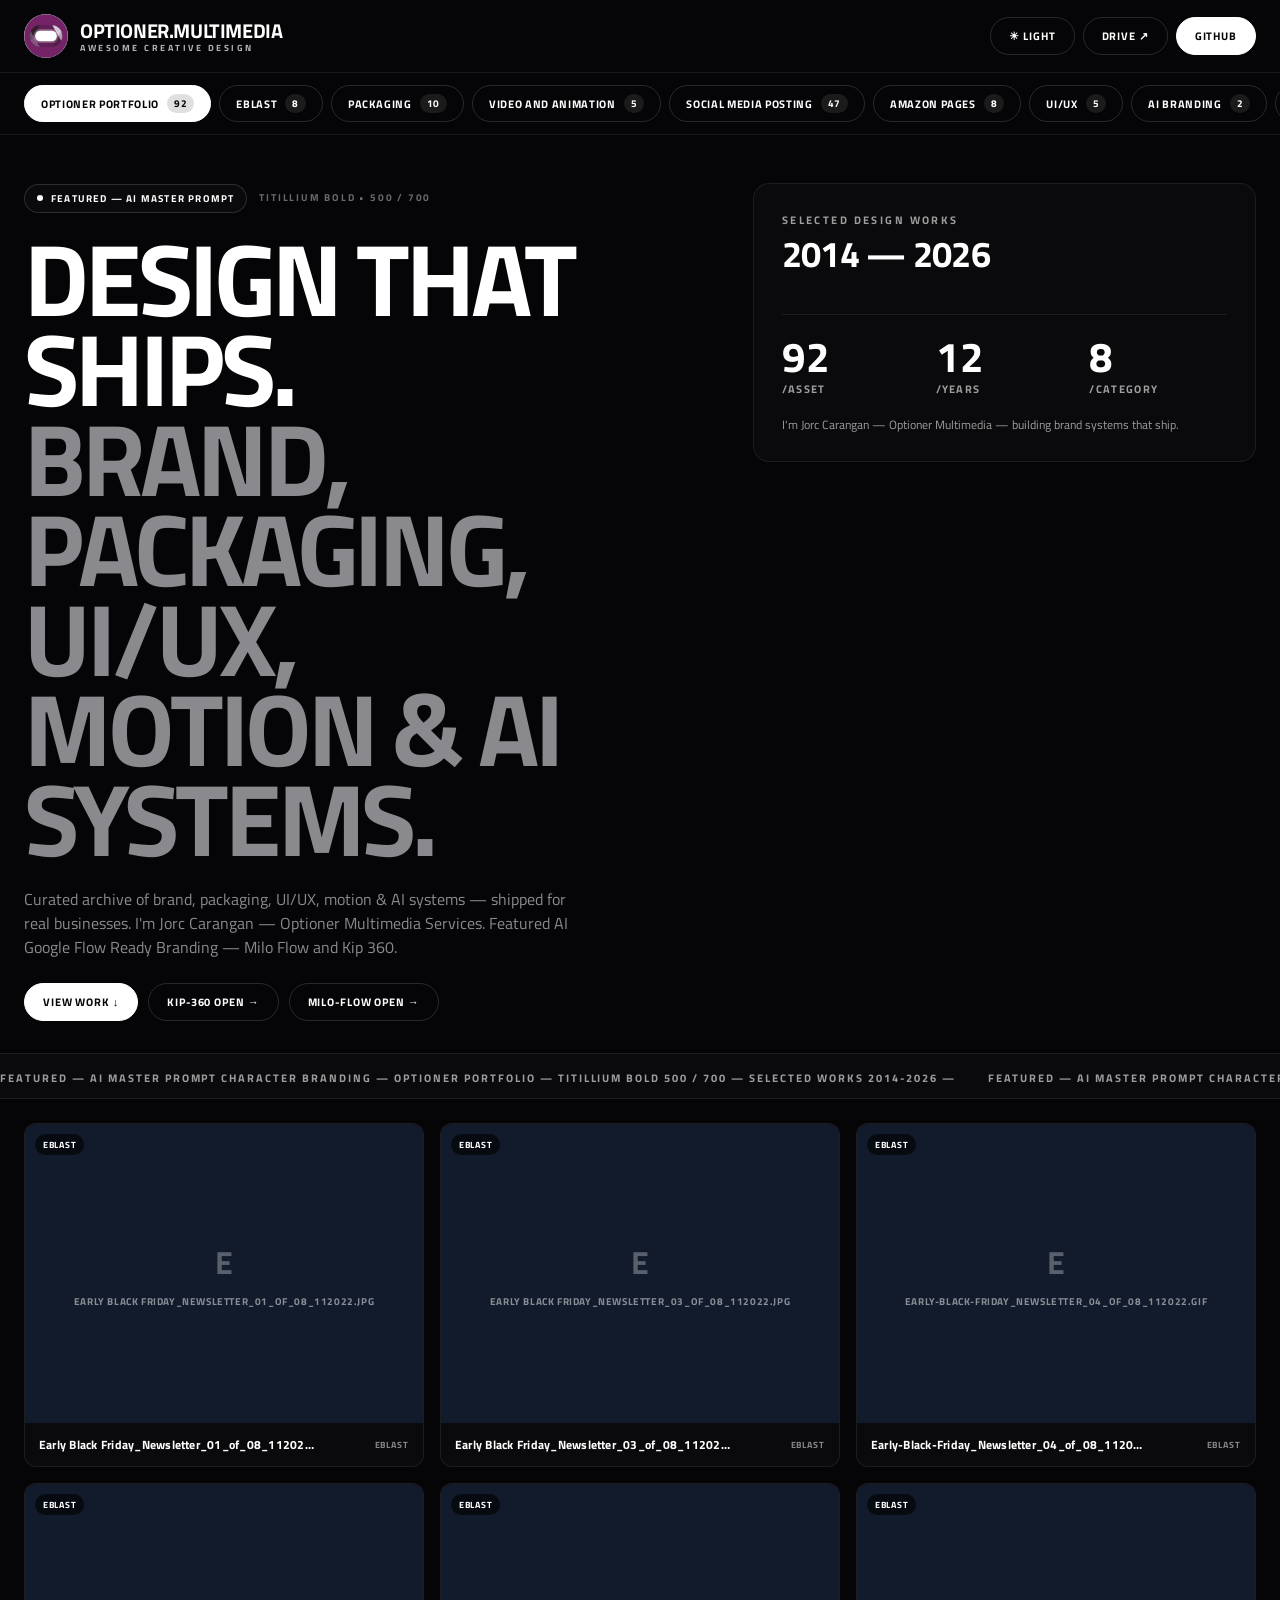
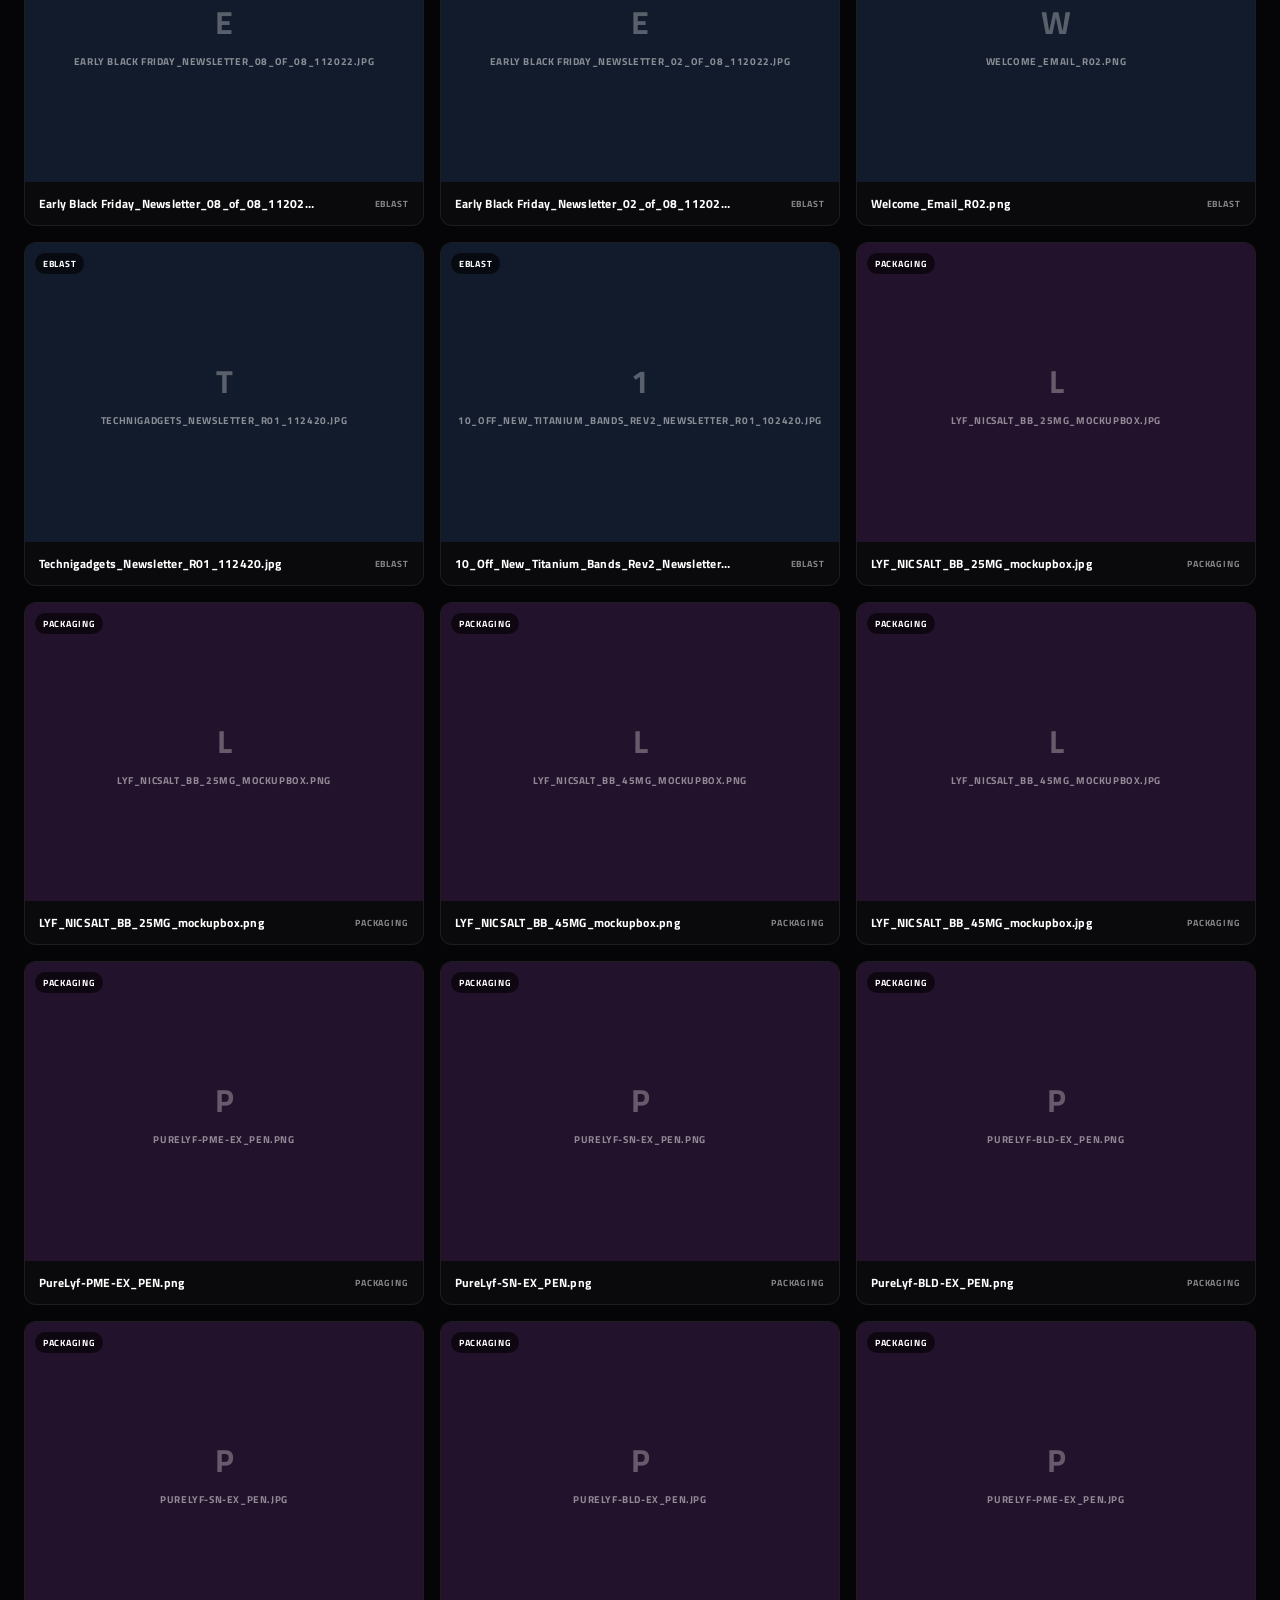
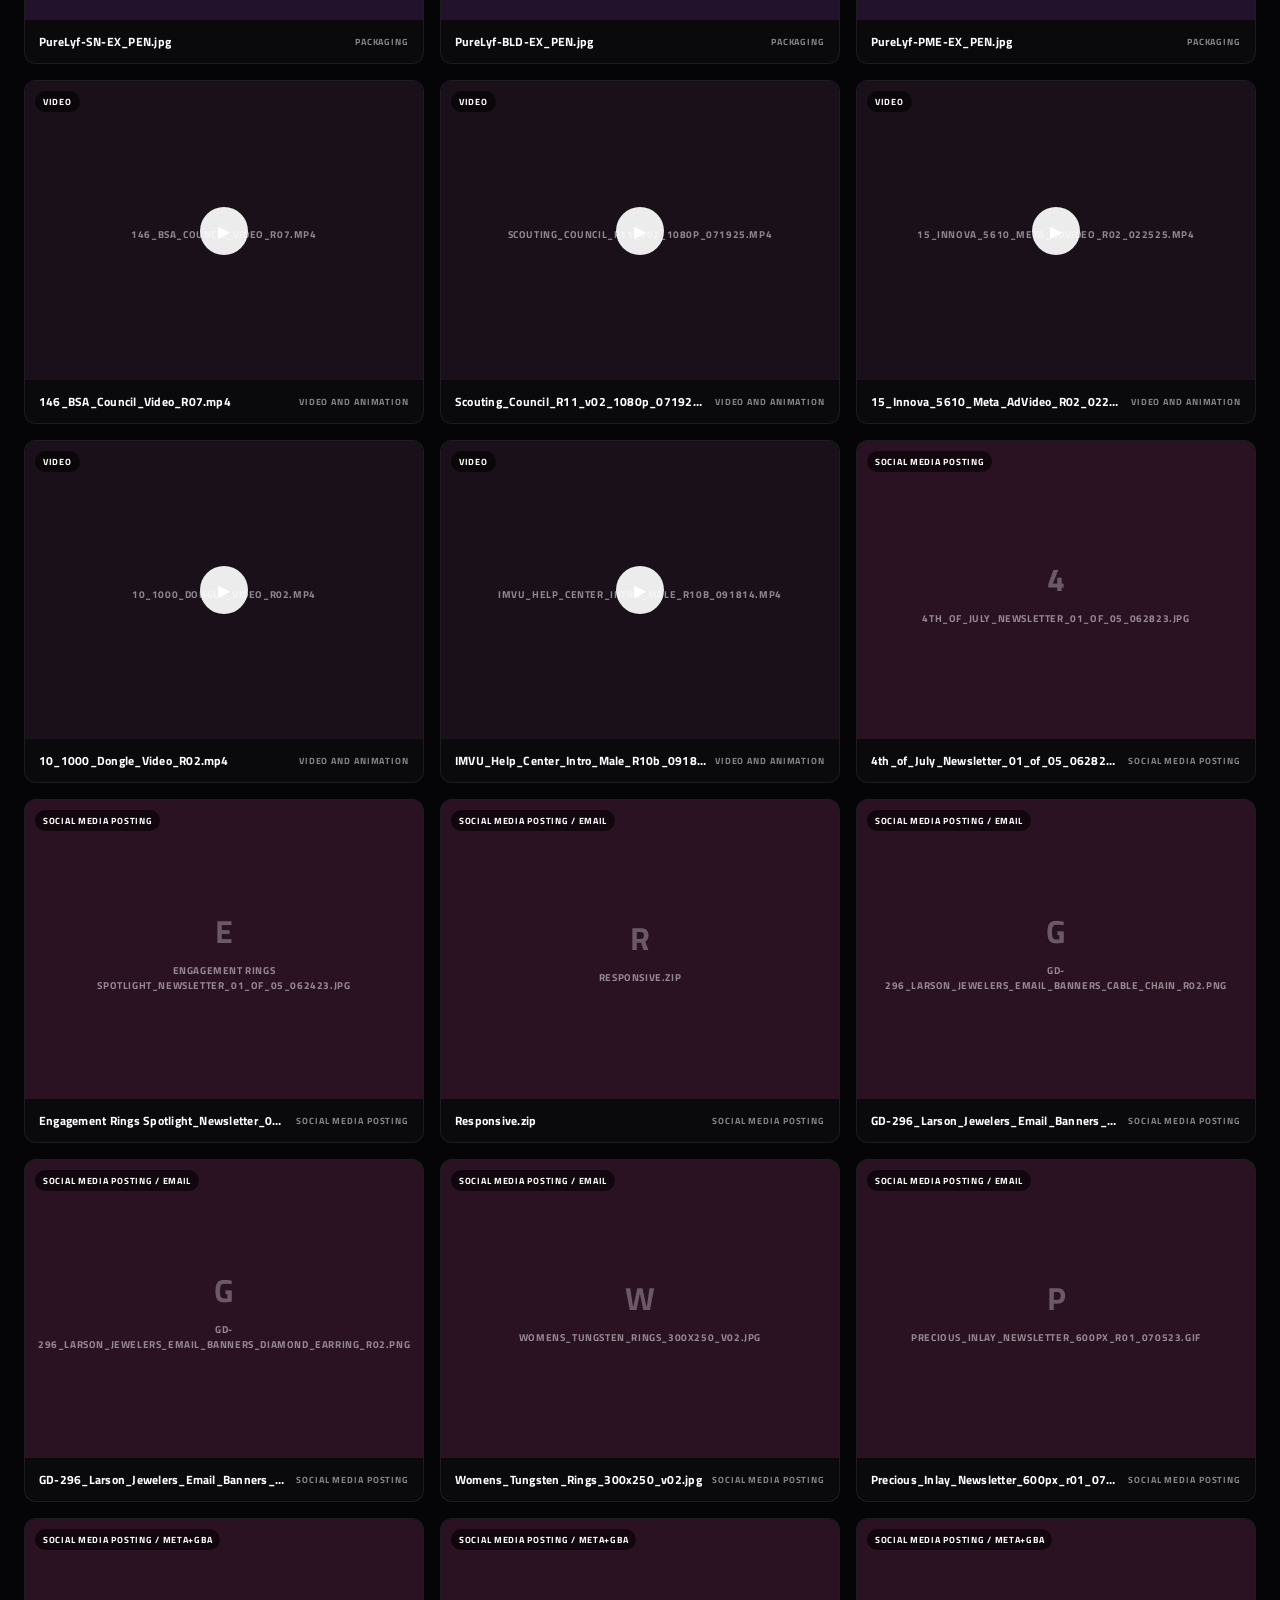
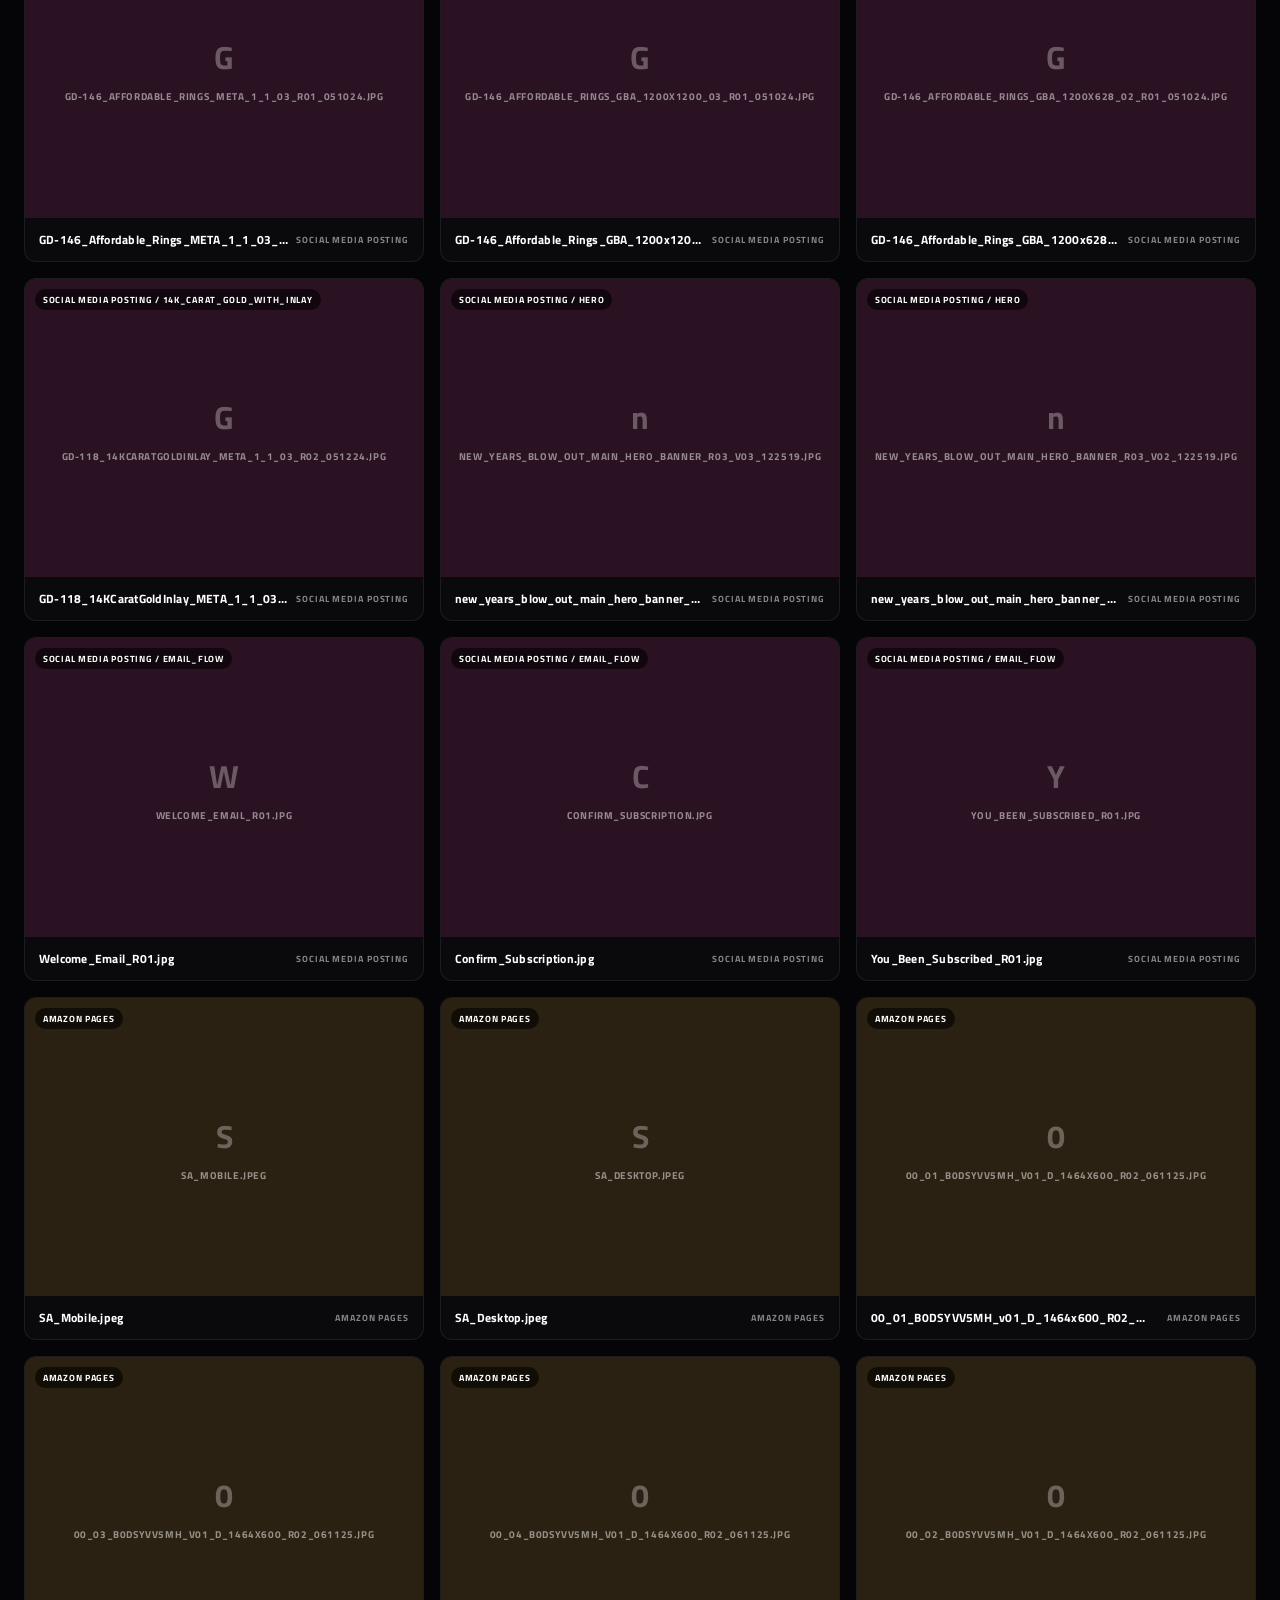
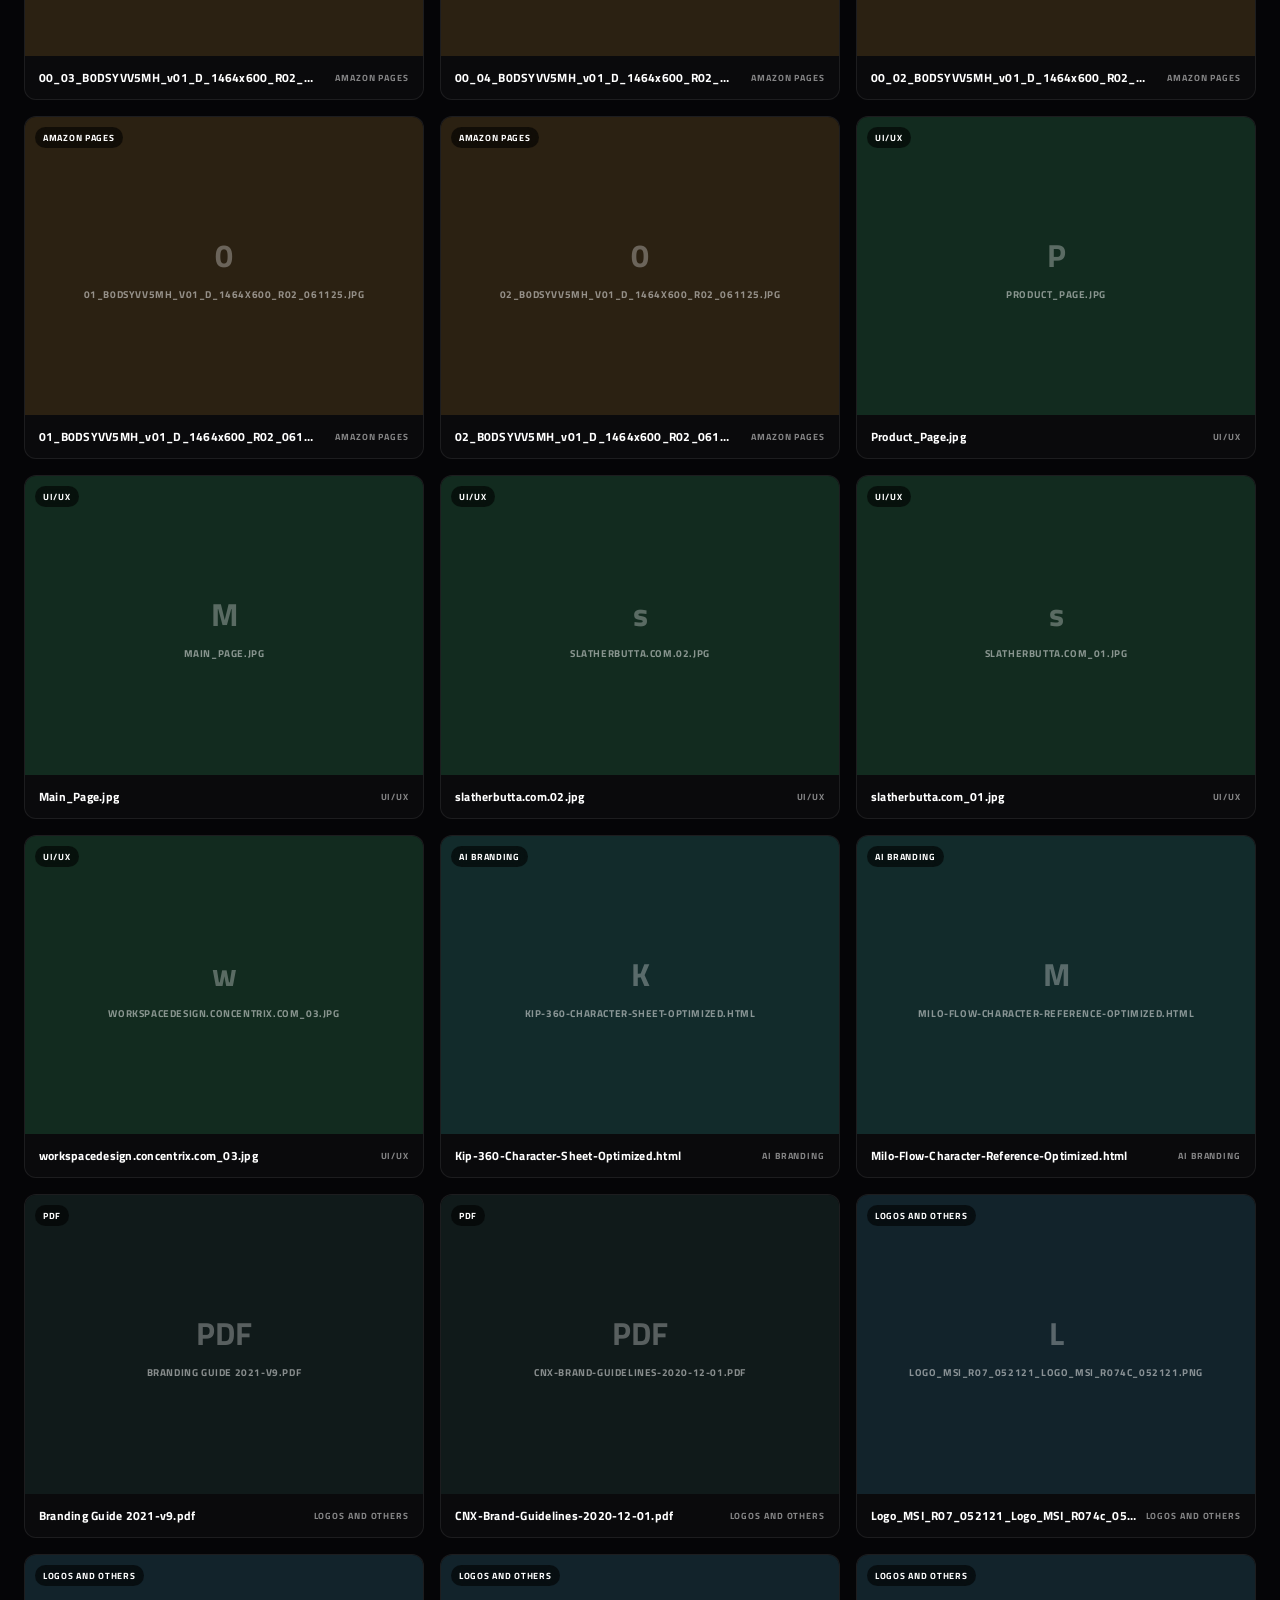
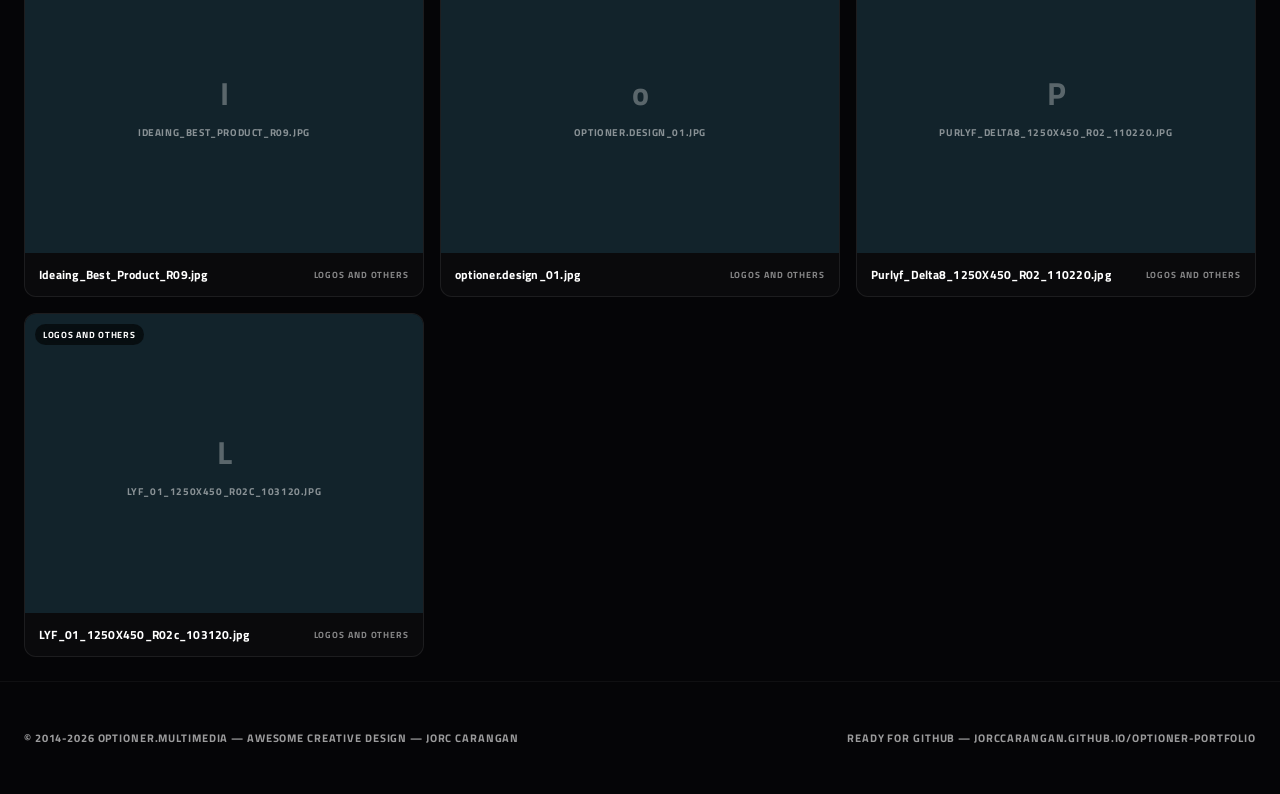
<file: Index.html>
<!DOCTYPE html>
<html lang="en">
<head>
<meta charset="UTF-8">
<meta name="viewport" content="width=device-width, initial-scale=1">
<title>OPTIONER.MULTIMEDIA — Awesome Creative Design</title>
<link rel="preconnect" href="https://fonts.googleapis.com">
<link href="https://fonts.googleapis.com/css2?family=Titillium+Web:wght@500;700&display=swap" rel="stylesheet">
<style>
:root{ --bg:#050507; --bg-card:#0a0a0c; --text:#ffffff; --text-sec:#8a8a8e; --border:rgba(255,255,255,0.08); --border-strong:rgba(255,255,255,0.14); }
[data-theme="light"]{ --bg:#f5f5f3; --bg-card:#ffffff; --text:#0a0a0c; --text-sec:#6b6b6f; --border:rgba(0,0,0,0.08); --border-strong:rgba(0,0,0,0.14); }
*{margin:0;padding:0;box-sizing:border-box}
body{background:var(--bg);color:var(--text);font-family:'Titillium Web',sans-serif;font-weight:500;overflow-x:hidden;transition:background 0.3s,color 0.3s}
a{color:inherit;text-decoration:none}
.header{position:sticky;top:0;z-index:50;background:var(--bg);border-bottom:1px solid var(--border);backdrop-filter:blur(12px);}
.header-inner{max-width:1600px;margin:0 auto;padding:14px 24px;display:flex;align-items:center;justify-content:space-between;gap:16px}
.logo{display:flex;align-items:center;gap:12px}
.logo-img{width:44px;height:44px;border-radius:50%;object-fit:cover;background:#5e1a5e}
.logo-text{line-height:1}
.logo-title{font-weight:700;font-size:20px;letter-spacing:-0.02em;white-space:nowrap}
.logo-sub{font-weight:700;font-size:9px;letter-spacing:0.28em;text-transform:uppercase;opacity:0.7;margin-top:2px}
.header-actions{display:flex;align-items:center;gap:8px}
.btn{font-family:'Titillium Web',sans-serif;font-weight:700;font-size:11px;letter-spacing:0.08em;text-transform:uppercase;padding:10px 18px;border-radius:999px;border:1px solid var(--border-strong);background:transparent;color:var(--text);cursor:pointer;transition:all 0.2s;white-space:nowrap}
.btn:hover{background:var(--text);color:var(--bg)}
.btn-primary{background:var(--text);color:var(--bg);border-color:var(--text)}
.btn-primary:hover{opacity:0.85}
.nav-wrap{position:sticky;top:73px;z-index:40;background:var(--bg);border-bottom:1px solid var(--border);}
.nav-scroll{display:flex;gap:8px;overflow-x:auto;padding:12px 24px;scrollbar-width:none;-ms-overflow-style:none;max-width:1600px;margin:0 auto;align-items:center}
.nav-scroll::-webkit-scrollbar{display:none}
.nav-pill{display:inline-flex;align-items:center;gap:8px;padding:8px 16px;border-radius:999px;border:1px solid var(--border-strong);font-weight:700;font-size:11px;letter-spacing:0.06em;text-transform:uppercase;cursor:pointer;white-space:nowrap;transition:all 0.2s;flex-shrink:0}
.nav-pill:hover{background:var(--bg-card);border-color:var(--text)}
.nav-pill.active{background:var(--text);color:var(--bg);border-color:var(--text)}
.nav-pill .count{background:rgba(128,128,128,0.18);padding:2px 7px;border-radius:999px;font-size:10px;min-width:20px;text-align:center}
.nav-pill.active .count{background:rgba(0,0,0,0.12);color:inherit}
[data-theme="light"] .nav-pill.active .count{background:rgba(0,0,0,0.08)}
.hero{max-width:1600px;margin:0 auto;padding:48px 24px 32px;display:grid;grid-template-columns:1.15fr 0.85fr;gap:48px;align-items:start}
@media(max-width:1024px){.hero{grid-template-columns:1fr;gap:32px}}
.hero-left{}
.badge{display:inline-flex;align-items:center;gap:8px;padding:6px 12px;border-radius:999px;border:1px solid var(--border-strong);font-weight:700;font-size:10px;letter-spacing:0.12em;text-transform:uppercase;background:var(--bg-card);margin-bottom:20px}
.badge-dot{width:6px;height:6px;border-radius:50%;background:var(--text);animation:pulse 2s infinite}
@keyframes pulse{0%,100%{opacity:1}50%{opacity:0.4}}
.hero-title{font-weight:700;font-size:clamp(48px,8vw,112px);line-height:0.88;letter-spacing:-0.04em;text-transform:uppercase}
.hero-title .dim{color:var(--text-sec)}
.hero-desc{margin-top:24px;max-width:560px;font-weight:500;font-size:16px;line-height:1.5;color:var(--text-sec)}
.hero-actions{margin-top:24px;display:flex;gap:10px;flex-wrap:wrap}
.marquee{border-top:1px solid var(--border);border-bottom:1px solid var(--border);overflow:hidden;white-space:nowrap;padding:10px 0;background:var(--bg-card);}
.marquee-track{display:inline-flex;animation:marquee 28s linear infinite;gap:32px}
.marquee-item{font-weight:700;font-size:11px;letter-spacing:0.18em;text-transform:uppercase;opacity:0.6}
@keyframes marquee{0%{transform:translateX(0)}100%{transform:translateX(-50%)}}
.hero-right{}
.right-card{border:1px solid var(--border);border-radius:16px;padding:28px;background:var(--bg-card)}
.right-label{font-weight:700;font-size:11px;letter-spacing:0.22em;text-transform:uppercase;opacity:0.6}
.right-title{font-weight:700;font-size:36px;letter-spacing:-0.02em;line-height:1.1;margin-top:6px}
.stats{margin-top:40px;border-top:1px solid var(--border);padding-top:20px;display:grid;grid-template-columns:repeat(3,1fr);gap:16px}
.stat-num{font-weight:700;font-size:42px;line-height:1}
.stat-label{font-weight:700;font-size:11px;letter-spacing:0.12em;text-transform:uppercase;opacity:0.6;margin-top:4px}
.main{max-width:1600px;margin:0 auto;padding:24px}
.grid{display:grid;grid-template-columns:repeat(3,1fr);gap:16px}
@media(max-width:1024px){.grid{grid-template-columns:repeat(2,1fr)}}
@media(max-width:640px){.grid{grid-template-columns:1fr}}
.card{position:relative;border:1px solid var(--border);border-radius:12px;overflow:hidden;background:var(--bg-card);transition:transform 0.25s,border-color 0.25s;cursor:pointer}
.card:hover{transform:translateY(-2px);border-color:var(--border-strong)}
.card-media{aspect-ratio:4/3;position:relative;overflow:hidden;background:#111}
.card-media img{width:100%;height:100%;object-fit:cover;transition:transform 0.5s}
.card:hover .card-media img{transform:scale(1.06)}
.card-overlay{position:absolute;inset:0;background:linear-gradient(to top,rgba(0,0,0,0.7) 0%,transparent 60%);opacity:0;transition:opacity 0.25s}
.card:hover .card-overlay{opacity:1}
.card-badge{position:absolute;top:10px;left:10px;padding:4px 8px;border-radius:999px;background:rgba(0,0,0,0.6);color:#fff;font-weight:700;font-size:9px;letter-spacing:0.08em;text-transform:uppercase;backdrop-filter:blur(6px)}
.card-play{position:absolute;inset:0;display:flex;align-items:center;justify-content:center}
.card-play-circle{width:48px;height:48px;border-radius:50%;background:rgba(255,255,255,0.92);display:flex;align-items:center;justify-content:center}
.card-info{padding:12px 14px;display:flex;justify-content:space-between;align-items:center;gap:8px}
.card-name{font-weight:700;font-size:12px;letter-spacing:0.02em;white-space:nowrap;overflow:hidden;text-overflow:ellipsis;max-width:75%}
.card-cat{font-weight:700;font-size:9px;letter-spacing:0.1em;text-transform:uppercase;opacity:0.5;white-space:nowrap}
.fallback{width:100%;height:100%;display:flex;flex-direction:column;align-items:center;justify-content:center;padding:20px;text-align:center}
.fallback-letter{font-weight:700;font-size:32px;opacity:0.3}
.fallback-name{font-weight:700;font-size:10px;margin-top:8px;opacity:0.5;letter-spacing:0.06em;text-transform:uppercase}
.footer{max-width:1600px;margin:0 auto;padding:48px 24px;border-top:1px solid var(--border);display:flex;justify-content:space-between;flex-wrap:wrap;gap:16px;font-size:11px;letter-spacing:0.08em;text-transform:uppercase;font-weight:700;opacity:0.6}
</style>
</head>
<body data-theme="dark">
<div class="header">
  <div class="header-inner">
    <div class="logo">
      <img src="assets/optioner_logo_only_1080p.png" class="logo-img" alt="O">
      <div class="logo-text">
        <div class="logo-title">OPTIONER.MULTIMEDIA</div>
        <div class="logo-sub">Awesome Creative Design</div>
      </div>
    </div>
    <div class="header-actions">
      <button class="btn" id="themeBtn">☀ LIGHT</button>
      <a class="btn" href="https://drive.google.com/drive/folders/1OpuuTJFL5Rr-QGrOz_KZMXdUFHo1SqEg" target="_blank">DRIVE ↗</a>
      <a class="btn btn-primary" href="https://github.com/jorccarangan" target="_blank">GITHUB</a>
    </div>
  </div>
</div>
<div class="nav-wrap">
  <div class="nav-scroll" id="navScroll"></div>
</div>
<div class="hero">
  <div class="hero-left">
    <div class="badge"><span class="badge-dot"></span> FEATURED — AI MASTER PROMPT</div>
    <div style="font-weight:700;font-size:10px;letter-spacing:0.18em;text-transform:uppercase;opacity:0.4;margin-left:8px;display:inline-block">TITILLIUM BOLD • 500 / 700</div>
    <h1 class="hero-title">DESIGN THAT<br>SHIPS.<br><span class="dim">BRAND,<br>PACKAGING,<br>UI/UX,<br>MOTION & AI<br>SYSTEMS.</span></h1>
    <p class="hero-desc">Curated archive of brand, packaging, UI/UX, motion & AI systems — shipped for real businesses. I'm Jorc Carangan — Optioner Multimedia Services. Featured AI Google Flow Ready Branding — Milo Flow and Kip 360.</p>
    <div class="hero-actions">
      <a class="btn btn-primary" href="#grid">VIEW WORK ↓</a>
      <a class="btn" href="https://jorccarangan.github.io/optioner-portfolio/Kip-360-Character-Sheet-Optimized.html" target="_blank">KIP-360 OPEN →</a>
      <a class="btn" href="https://jorccarangan.github.io/optioner-portfolio/Milo-Flow-Character-Reference-Optimized.html" target="_blank">MILO-FLOW OPEN →</a>
    </div>
  </div>
  <div class="hero-right">
    <div class="right-card">
      <div class="right-label">Selected Design Works</div>
      <div class="right-title">2014 — 2026</div>
      <div class="stats">
        <div><div class="stat-num">92</div><div class="stat-label">/ASSET</div></div>
        <div><div class="stat-num">12</div><div class="stat-label">/YEARS</div></div>
        <div><div class="stat-num">8</div><div class="stat-label">/CATEGORY</div></div>
      </div>
      <div style="margin-top:20px;font-weight:500;font-size:12px;opacity:0.6;line-height:1.4">I'm Jorc Carangan — Optioner Multimedia — building brand systems that ship.</div>
    </div>
  </div>
</div>
<div class="marquee"><div class="marquee-track" id="marqueeTrack"></div></div>
<div class="main">
  <div class="grid" id="grid"></div>
</div>
<div class="footer">
  <div>© 2014-2026 OPTIONER.MULTIMEDIA — AWESOME CREATIVE DESIGN — JORC CARANGAN</div>
  <div>READY FOR GITHUB — jorccarangan.github.io/optioner-portfolio</div>
</div>
<script>
const portfolioData = {"root": {"id": "1OpuuTJFL5Rr-QGrOz_KZMXdUFHo1SqEg", "name": "OPTIONER PORTFOLIO", "driveLink": "https://drive.google.com/drive/folders/1OpuuTJFL5Rr-QGrOz_KZMXdUFHo1SqEg"}, "logo": {"text": "OPTIONER.MULTIMEDIA", "subtext": "Awesome Creative Design", "font": "Titillium Web Bold", "fontUrl": "https://fonts.googleapis.com/css2?family=Titillium+Web:wght@700;900&display=swap"}, "navigation": [{"label": "OPTIONER PORTFOLIO", "type": "root"}, {"label": "eBlast", "key": "eblast"}, {"label": "Packaging", "key": "packaging"}, {"label": "Video and Animation", "key": "video"}, {"label": "Social Media Posting", "key": "social"}, {"label": "Amazon Pages", "key": "amazon"}, {"label": "UI/UX", "key": "uiux"}, {"label": "AI Branding", "key": "ai"}, {"label": "Logos and Others", "key": "logos"}], "categories": [{"key": "eblast", "name": "eBlast", "folderId": "1qulzzVkFPxs2o3hOjezP3jWUEwJEmbwo", "driveLink": "https://drive.google.com/drive/folders/1qulzzVkFPxs2o3hOjezP3jWUEwJEmbwo", "count": 8, "files": [{"name": "Early Black Friday_Newsletter_01_of_08_112022.jpg", "id": "12RaRaPy6n9jXmmuDQTm5lE17OoxlLfKO", "mimeType": "image/jpeg", "thumbnail": "https://drive.google.com/thumbnail?id=12RaRaPy6n9jXmmuDQTm5lE17OoxlLfKO&sz=w600", "thumbnailLarge": "https://drive.google.com/thumbnail?id=12RaRaPy6n9jXmmuDQTm5lE17OoxlLfKO&sz=w1200", "viewLink": "https://drive.google.com/file/d/12RaRaPy6n9jXmmuDQTm5lE17OoxlLfKO/view?usp=drivesdk", "directDownload": "https://drive.google.com/uc?export=view&id=12RaRaPy6n9jXmmuDQTm5lE17OoxlLfKO"}, {"name": "Early Black Friday_Newsletter_03_of_08_112022.jpg", "id": "1oeyV2_-XvOax5KlIpqpLFdkV-56146cz", "mimeType": "image/jpeg", "thumbnail": "https://drive.google.com/thumbnail?id=1oeyV2_-XvOax5KlIpqpLFdkV-56146cz&sz=w600", "thumbnailLarge": "https://drive.google.com/thumbnail?id=1oeyV2_-XvOax5KlIpqpLFdkV-56146cz&sz=w1200", "viewLink": "https://drive.google.com/file/d/1oeyV2_-XvOax5KlIpqpLFdkV-56146cz/view?usp=drivesdk", "directDownload": "https://drive.google.com/uc?export=view&id=1oeyV2_-XvOax5KlIpqpLFdkV-56146cz"}, {"name": "Early-Black-Friday_Newsletter_04_of_08_112022.gif", "id": "1DygW0Blv5ptu7P2lpv-enxD4pDe26EbX", "mimeType": "image/jpeg", "thumbnail": "https://drive.google.com/thumbnail?id=1DygW0Blv5ptu7P2lpv-enxD4pDe26EbX&sz=w600", "thumbnailLarge": "https://drive.google.com/thumbnail?id=1DygW0Blv5ptu7P2lpv-enxD4pDe26EbX&sz=w1200", "viewLink": "https://drive.google.com/file/d/1DygW0Blv5ptu7P2lpv-enxD4pDe26EbX/view?usp=drivesdk", "directDownload": "https://drive.google.com/uc?export=view&id=1DygW0Blv5ptu7P2lpv-enxD4pDe26EbX"}, {"name": "Early Black Friday_Newsletter_08_of_08_112022.jpg", "id": "1yJB9irL7lHmpY_fTFCkQRN-UbzqoMVPP", "mimeType": "image/jpeg", "thumbnail": "https://drive.google.com/thumbnail?id=1yJB9irL7lHmpY_fTFCkQRN-UbzqoMVPP&sz=w600", "thumbnailLarge": "https://drive.google.com/thumbnail?id=1yJB9irL7lHmpY_fTFCkQRN-UbzqoMVPP&sz=w1200", "viewLink": "https://drive.google.com/file/d/1yJB9irL7lHmpY_fTFCkQRN-UbzqoMVPP/view?usp=drivesdk", "directDownload": "https://drive.google.com/uc?export=view&id=1yJB9irL7lHmpY_fTFCkQRN-UbzqoMVPP"}, {"name": "Early Black Friday_Newsletter_02_of_08_112022.jpg", "id": "1U-0E4uv7ZR1dpuS9c--t0X4a7j-g7QLj", "mimeType": "image/jpeg", "thumbnail": "https://drive.google.com/thumbnail?id=1U-0E4uv7ZR1dpuS9c--t0X4a7j-g7QLj&sz=w600", "thumbnailLarge": "https://drive.google.com/thumbnail?id=1U-0E4uv7ZR1dpuS9c--t0X4a7j-g7QLj&sz=w1200", "viewLink": "https://drive.google.com/file/d/1U-0E4uv7ZR1dpuS9c--t0X4a7j-g7QLj/view?usp=drivesdk", "directDownload": "https://drive.google.com/uc?export=view&id=1U-0E4uv7ZR1dpuS9c--t0X4a7j-g7QLj"}, {"name": "Welcome_Email_R02.png", "id": "1Sd_YIyfRZj_jwpWIpmQ2XsQ9Rv5mDkJd", "mimeType": "image/jpeg", "thumbnail": "https://drive.google.com/thumbnail?id=1Sd_YIyfRZj_jwpWIpmQ2XsQ9Rv5mDkJd&sz=w600", "thumbnailLarge": "https://drive.google.com/thumbnail?id=1Sd_YIyfRZj_jwpWIpmQ2XsQ9Rv5mDkJd&sz=w1200", "viewLink": "https://drive.google.com/file/d/1Sd_YIyfRZj_jwpWIpmQ2XsQ9Rv5mDkJd/view?usp=drivesdk", "directDownload": "https://drive.google.com/uc?export=view&id=1Sd_YIyfRZj_jwpWIpmQ2XsQ9Rv5mDkJd"}, {"name": "Technigadgets_Newsletter_R01_112420.jpg", "id": "1Dpsgps9Pp4UBEjw4EE68Yr9mkgqdsKTv", "mimeType": "image/jpeg", "thumbnail": "https://drive.google.com/thumbnail?id=1Dpsgps9Pp4UBEjw4EE68Yr9mkgqdsKTv&sz=w600", "thumbnailLarge": "https://drive.google.com/thumbnail?id=1Dpsgps9Pp4UBEjw4EE68Yr9mkgqdsKTv&sz=w1200", "viewLink": "https://drive.google.com/file/d/1Dpsgps9Pp4UBEjw4EE68Yr9mkgqdsKTv/view?usp=drivesdk", "directDownload": "https://drive.google.com/uc?export=view&id=1Dpsgps9Pp4UBEjw4EE68Yr9mkgqdsKTv"}, {"name": "10_Off_New_Titanium_Bands_Rev2_Newsletter_R01_102420.jpg", "id": "1lIT5yQCSaOOQyHeaAPGe_vSLdVI7Dii4", "mimeType": "image/jpeg", "thumbnail": "https://drive.google.com/thumbnail?id=1lIT5yQCSaOOQyHeaAPGe_vSLdVI7Dii4&sz=w600", "thumbnailLarge": "https://drive.google.com/thumbnail?id=1lIT5yQCSaOOQyHeaAPGe_vSLdVI7Dii4&sz=w1200", "viewLink": "https://drive.google.com/file/d/1lIT5yQCSaOOQyHeaAPGe_vSLdVI7Dii4/view?usp=drivesdk", "directDownload": "https://drive.google.com/uc?export=view&id=1lIT5yQCSaOOQyHeaAPGe_vSLdVI7Dii4"}]}, {"key": "packaging", "name": "Packaging", "folderId": "1jgSGkRhB6nffs1ICKA57cS51lZzmZ45D", "driveLink": "https://drive.google.com/drive/folders/1jgSGkRhB6nffs1ICKA57cS51lZzmZ45D", "count": 10, "files": [{"name": "LYF_NICSALT_BB_25MG_mockupbox.jpg", "id": "1XZlZfbdmsyKUPs58PRgSLg7NyIwzt1as", "mimeType": "image/jpeg", "thumbnail": "https://drive.google.com/thumbnail?id=1XZlZfbdmsyKUPs58PRgSLg7NyIwzt1as&sz=w600", "thumbnailLarge": "https://drive.google.com/thumbnail?id=1XZlZfbdmsyKUPs58PRgSLg7NyIwzt1as&sz=w1200", "viewLink": "https://drive.google.com/file/d/1XZlZfbdmsyKUPs58PRgSLg7NyIwzt1as/view?usp=drivesdk", "directDownload": "https://drive.google.com/uc?export=view&id=1XZlZfbdmsyKUPs58PRgSLg7NyIwzt1as"}, {"name": "LYF_NICSALT_BB_25MG_mockupbox.png", "id": "1VRKghi70S7aDXxJ6x0e2KFBIViSxT7zR", "mimeType": "image/jpeg", "thumbnail": "https://drive.google.com/thumbnail?id=1VRKghi70S7aDXxJ6x0e2KFBIViSxT7zR&sz=w600", "thumbnailLarge": "https://drive.google.com/thumbnail?id=1VRKghi70S7aDXxJ6x0e2KFBIViSxT7zR&sz=w1200", "viewLink": "https://drive.google.com/file/d/1VRKghi70S7aDXxJ6x0e2KFBIViSxT7zR/view?usp=drivesdk", "directDownload": "https://drive.google.com/uc?export=view&id=1VRKghi70S7aDXxJ6x0e2KFBIViSxT7zR"}, {"name": "LYF_NICSALT_BB_45MG_mockupbox.png", "id": "1KbAXGqzM9nR-5pIUpAPbpG8zCunxnAYg", "mimeType": "image/jpeg", "thumbnail": "https://drive.google.com/thumbnail?id=1KbAXGqzM9nR-5pIUpAPbpG8zCunxnAYg&sz=w600", "thumbnailLarge": "https://drive.google.com/thumbnail?id=1KbAXGqzM9nR-5pIUpAPbpG8zCunxnAYg&sz=w1200", "viewLink": "https://drive.google.com/file/d/1KbAXGqzM9nR-5pIUpAPbpG8zCunxnAYg/view?usp=drivesdk", "directDownload": "https://drive.google.com/uc?export=view&id=1KbAXGqzM9nR-5pIUpAPbpG8zCunxnAYg"}, {"name": "LYF_NICSALT_BB_45MG_mockupbox.jpg", "id": "1LF8NKLRjCV62s1ByLWESiVP0Vy5dha9I", "mimeType": "image/jpeg", "thumbnail": "https://drive.google.com/thumbnail?id=1LF8NKLRjCV62s1ByLWESiVP0Vy5dha9I&sz=w600", "thumbnailLarge": "https://drive.google.com/thumbnail?id=1LF8NKLRjCV62s1ByLWESiVP0Vy5dha9I&sz=w1200", "viewLink": "https://drive.google.com/file/d/1LF8NKLRjCV62s1ByLWESiVP0Vy5dha9I/view?usp=drivesdk", "directDownload": "https://drive.google.com/uc?export=view&id=1LF8NKLRjCV62s1ByLWESiVP0Vy5dha9I"}, {"name": "PureLyf-PME-EX_PEN.png", "id": "1z4_tWWoCuPiZUQx9q4zPcRuvaTu6cJCR", "mimeType": "image/jpeg", "thumbnail": "https://drive.google.com/thumbnail?id=1z4_tWWoCuPiZUQx9q4zPcRuvaTu6cJCR&sz=w600", "thumbnailLarge": "https://drive.google.com/thumbnail?id=1z4_tWWoCuPiZUQx9q4zPcRuvaTu6cJCR&sz=w1200", "viewLink": "https://drive.google.com/file/d/1z4_tWWoCuPiZUQx9q4zPcRuvaTu6cJCR/view?usp=drivesdk", "directDownload": "https://drive.google.com/uc?export=view&id=1z4_tWWoCuPiZUQx9q4zPcRuvaTu6cJCR"}, {"name": "PureLyf-SN-EX_PEN.png", "id": "1H0m7WNm5GOJ3eFIPJLMfd6xx2zkQXTxj", "mimeType": "image/jpeg", "thumbnail": "https://drive.google.com/thumbnail?id=1H0m7WNm5GOJ3eFIPJLMfd6xx2zkQXTxj&sz=w600", "thumbnailLarge": "https://drive.google.com/thumbnail?id=1H0m7WNm5GOJ3eFIPJLMfd6xx2zkQXTxj&sz=w1200", "viewLink": "https://drive.google.com/file/d/1H0m7WNm5GOJ3eFIPJLMfd6xx2zkQXTxj/view?usp=drivesdk", "directDownload": "https://drive.google.com/uc?export=view&id=1H0m7WNm5GOJ3eFIPJLMfd6xx2zkQXTxj"}, {"name": "PureLyf-BLD-EX_PEN.png", "id": "15t0SJEGts3LTHvwzUqoY4m0Yh0gvoSoZ", "mimeType": "image/jpeg", "thumbnail": "https://drive.google.com/thumbnail?id=15t0SJEGts3LTHvwzUqoY4m0Yh0gvoSoZ&sz=w600", "thumbnailLarge": "https://drive.google.com/thumbnail?id=15t0SJEGts3LTHvwzUqoY4m0Yh0gvoSoZ&sz=w1200", "viewLink": "https://drive.google.com/file/d/15t0SJEGts3LTHvwzUqoY4m0Yh0gvoSoZ/view?usp=drivesdk", "directDownload": "https://drive.google.com/uc?export=view&id=15t0SJEGts3LTHvwzUqoY4m0Yh0gvoSoZ"}, {"name": "PureLyf-SN-EX_PEN.jpg", "id": "1AtKQ-W1q_3rwdISDIG_LgfPz8kr6OwCY", "mimeType": "image/jpeg", "thumbnail": "https://drive.google.com/thumbnail?id=1AtKQ-W1q_3rwdISDIG_LgfPz8kr6OwCY&sz=w600", "thumbnailLarge": "https://drive.google.com/thumbnail?id=1AtKQ-W1q_3rwdISDIG_LgfPz8kr6OwCY&sz=w1200", "viewLink": "https://drive.google.com/file/d/1AtKQ-W1q_3rwdISDIG_LgfPz8kr6OwCY/view?usp=drivesdk", "directDownload": "https://drive.google.com/uc?export=view&id=1AtKQ-W1q_3rwdISDIG_LgfPz8kr6OwCY"}, {"name": "PureLyf-BLD-EX_PEN.jpg", "id": "14bI-Ksa5_xVYxVkm3PFNF9TDS24X688K", "mimeType": "image/jpeg", "thumbnail": "https://drive.google.com/thumbnail?id=14bI-Ksa5_xVYxVkm3PFNF9TDS24X688K&sz=w600", "thumbnailLarge": "https://drive.google.com/thumbnail?id=14bI-Ksa5_xVYxVkm3PFNF9TDS24X688K&sz=w1200", "viewLink": "https://drive.google.com/file/d/14bI-Ksa5_xVYxVkm3PFNF9TDS24X688K/view?usp=drivesdk", "directDownload": "https://drive.google.com/uc?export=view&id=14bI-Ksa5_xVYxVkm3PFNF9TDS24X688K"}, {"name": "PureLyf-PME-EX_PEN.jpg", "id": "1VdkIkzAgXtc0AqngYtPld-38BzdKXvbq", "mimeType": "image/jpeg", "thumbnail": "https://drive.google.com/thumbnail?id=1VdkIkzAgXtc0AqngYtPld-38BzdKXvbq&sz=w600", "thumbnailLarge": "https://drive.google.com/thumbnail?id=1VdkIkzAgXtc0AqngYtPld-38BzdKXvbq&sz=w1200", "viewLink": "https://drive.google.com/file/d/1VdkIkzAgXtc0AqngYtPld-38BzdKXvbq/view?usp=drivesdk", "directDownload": "https://drive.google.com/uc?export=view&id=1VdkIkzAgXtc0AqngYtPld-38BzdKXvbq"}]}, {"key": "video", "name": "Video and Animation", "folderId": "1jneSO_P7JRl7yXS30bNNRm17ZzyONrJc", "driveLink": "https://drive.google.com/drive/folders/1jneSO_P7JRl7yXS30bNNRm17ZzyONrJc", "count": 5, "files": [{"name": "146_BSA_Council_Video_R07.mp4", "id": "1C4-Xz32BiZtMpQJ9lcFK-LuSFSlFVV2M", "mimeType": "video/mp4", "thumbnail": "https://drive.google.com/thumbnail?id=1C4-Xz32BiZtMpQJ9lcFK-LuSFSlFVV2M&sz=w600", "thumbnailLarge": "https://drive.google.com/thumbnail?id=1C4-Xz32BiZtMpQJ9lcFK-LuSFSlFVV2M&sz=w1200", "viewLink": "https://drive.google.com/file/d/1C4-Xz32BiZtMpQJ9lcFK-LuSFSlFVV2M/view?usp=drivesdk", "directDownload": "https://drive.google.com/uc?export=view&id=1C4-Xz32BiZtMpQJ9lcFK-LuSFSlFVV2M"}, {"name": "Scouting_Council_R11_v02_1080p_071925.mp4", "id": "1opcFHlsoI7UBW88zRvA0DOJQjrhjoLq6", "mimeType": "video/mp4", "thumbnail": "https://drive.google.com/thumbnail?id=1opcFHlsoI7UBW88zRvA0DOJQjrhjoLq6&sz=w600", "thumbnailLarge": "https://drive.google.com/thumbnail?id=1opcFHlsoI7UBW88zRvA0DOJQjrhjoLq6&sz=w1200", "viewLink": "https://drive.google.com/file/d/1opcFHlsoI7UBW88zRvA0DOJQjrhjoLq6/view?usp=drivesdk", "directDownload": "https://drive.google.com/uc?export=view&id=1opcFHlsoI7UBW88zRvA0DOJQjrhjoLq6"}, {"name": "15_Innova_5610_Meta_AdVideo_R02_022525.mp4", "id": "18IYem3afZratUSfOc3I419L3to8pxURI", "mimeType": "video/mp4", "thumbnail": "https://drive.google.com/thumbnail?id=18IYem3afZratUSfOc3I419L3to8pxURI&sz=w600", "thumbnailLarge": "https://drive.google.com/thumbnail?id=18IYem3afZratUSfOc3I419L3to8pxURI&sz=w1200", "viewLink": "https://drive.google.com/file/d/18IYem3afZratUSfOc3I419L3to8pxURI/view?usp=drivesdk", "directDownload": "https://drive.google.com/uc?export=view&id=18IYem3afZratUSfOc3I419L3to8pxURI"}, {"name": "10_1000_Dongle_Video_R02.mp4", "id": "1hNBXm25LLHp5Cffj85DELekrrFMIeXUz", "mimeType": "video/mp4", "thumbnail": "https://drive.google.com/thumbnail?id=1hNBXm25LLHp5Cffj85DELekrrFMIeXUz&sz=w600", "thumbnailLarge": "https://drive.google.com/thumbnail?id=1hNBXm25LLHp5Cffj85DELekrrFMIeXUz&sz=w1200", "viewLink": "https://drive.google.com/file/d/1hNBXm25LLHp5Cffj85DELekrrFMIeXUz/view?usp=drivesdk", "directDownload": "https://drive.google.com/uc?export=view&id=1hNBXm25LLHp5Cffj85DELekrrFMIeXUz"}, {"name": "IMVU_Help_Center_Intro_Male_R10b_091814.mp4", "id": "1PTjuZQXXqXrzQZXqQj1bNtdovedm0twe", "mimeType": "video/mp4", "thumbnail": "https://drive.google.com/thumbnail?id=1PTjuZQXXqXrzQZXqQj1bNtdovedm0twe&sz=w600", "thumbnailLarge": "https://drive.google.com/thumbnail?id=1PTjuZQXXqXrzQZXqQj1bNtdovedm0twe&sz=w1200", "viewLink": "https://drive.google.com/file/d/1PTjuZQXXqXrzQZXqQj1bNtdovedm0twe/view?usp=drivesdk", "directDownload": "https://drive.google.com/uc?export=view&id=1PTjuZQXXqXrzQZXqQj1bNtdovedm0twe"}]}, {"key": "social", "name": "Social Media Posting", "folderId": "1VM6PP5qaM9BR1-wjYmnG82QbspNaV8Ml", "driveLink": "https://drive.google.com/drive/folders/1VM6PP5qaM9BR1-wjYmnG82QbspNaV8Ml", "count": 2, "files": [{"name": "4th_of_July_Newsletter_01_of_05_062823.jpg", "id": "1-W2Flb5ajadQvGoim-wVpS7Uhipli_Rr", "mimeType": "image/jpeg", "thumbnail": "https://drive.google.com/thumbnail?id=1-W2Flb5ajadQvGoim-wVpS7Uhipli_Rr&sz=w600", "thumbnailLarge": "https://drive.google.com/thumbnail?id=1-W2Flb5ajadQvGoim-wVpS7Uhipli_Rr&sz=w1200", "viewLink": "https://drive.google.com/file/d/1-W2Flb5ajadQvGoim-wVpS7Uhipli_Rr/view?usp=drivesdk", "directDownload": "https://drive.google.com/uc?export=view&id=1-W2Flb5ajadQvGoim-wVpS7Uhipli_Rr"}, {"name": "Engagement Rings Spotlight_Newsletter_01_of_05_062423.jpg", "id": "1vMMIFWepLcmo2AsQpXIxLa1I30WGj3ar", "mimeType": "image/jpeg", "thumbnail": "https://drive.google.com/thumbnail?id=1vMMIFWepLcmo2AsQpXIxLa1I30WGj3ar&sz=w600", "thumbnailLarge": "https://drive.google.com/thumbnail?id=1vMMIFWepLcmo2AsQpXIxLa1I30WGj3ar&sz=w1200", "viewLink": "https://drive.google.com/file/d/1vMMIFWepLcmo2AsQpXIxLa1I30WGj3ar/view?usp=drivesdk", "directDownload": "https://drive.google.com/uc?export=view&id=1vMMIFWepLcmo2AsQpXIxLa1I30WGj3ar"}], "subfolders": [{"name": "EMAIL", "id": "1wai60PBludfSPTM6jjS1ccrmI3rB8Bpj", "driveLink": "https://drive.google.com/drive/folders/1wai60PBludfSPTM6jjS1ccrmI3rB8Bpj", "files": [{"name": "Responsive.zip", "id": "19dMQZhp4Okq0kEdgFFCRAmILXZ0SJn23", "mimeType": "application/x-zip-compressed", "thumbnail": "https://drive.google.com/thumbnail?id=19dMQZhp4Okq0kEdgFFCRAmILXZ0SJn23&sz=w600", "thumbnailLarge": "https://drive.google.com/thumbnail?id=19dMQZhp4Okq0kEdgFFCRAmILXZ0SJn23&sz=w1200", "viewLink": "https://drive.google.com/file/d/19dMQZhp4Okq0kEdgFFCRAmILXZ0SJn23/view?usp=drivesdk", "directDownload": "https://drive.google.com/uc?export=view&id=19dMQZhp4Okq0kEdgFFCRAmILXZ0SJn23"}, {"name": "GD-296_Larson_Jewelers_Email_Banners_Cable_Chain_r02.png", "id": "1m8foaW-wUtQVp3wkj2PUP2SoNsQ3viQ2", "mimeType": "image/jpeg", "thumbnail": "https://drive.google.com/thumbnail?id=1m8foaW-wUtQVp3wkj2PUP2SoNsQ3viQ2&sz=w600", "thumbnailLarge": "https://drive.google.com/thumbnail?id=1m8foaW-wUtQVp3wkj2PUP2SoNsQ3viQ2&sz=w1200", "viewLink": "https://drive.google.com/file/d/1m8foaW-wUtQVp3wkj2PUP2SoNsQ3viQ2/view?usp=drivesdk", "directDownload": "https://drive.google.com/uc?export=view&id=1m8foaW-wUtQVp3wkj2PUP2SoNsQ3viQ2"}, {"name": "GD-296_Larson_Jewelers_Email_Banners_Diamond_Earring_r02.png", "id": "1KkpU-xLjPGkp2gK0Na95chROPT9uvrtL", "mimeType": "image/jpeg", "thumbnail": "https://drive.google.com/thumbnail?id=1KkpU-xLjPGkp2gK0Na95chROPT9uvrtL&sz=w600", "thumbnailLarge": "https://drive.google.com/thumbnail?id=1KkpU-xLjPGkp2gK0Na95chROPT9uvrtL&sz=w1200", "viewLink": "https://drive.google.com/file/d/1KkpU-xLjPGkp2gK0Na95chROPT9uvrtL/view?usp=drivesdk", "directDownload": "https://drive.google.com/uc?export=view&id=1KkpU-xLjPGkp2gK0Na95chROPT9uvrtL"}, {"name": "Womens_Tungsten_Rings_300x250_v02.jpg", "id": "1rJ5-nKx5ZWtCztx260FzeCKecJieLkkD", "mimeType": "image/jpeg", "thumbnail": "https://drive.google.com/thumbnail?id=1rJ5-nKx5ZWtCztx260FzeCKecJieLkkD&sz=w600", "thumbnailLarge": "https://drive.google.com/thumbnail?id=1rJ5-nKx5ZWtCztx260FzeCKecJieLkkD&sz=w1200", "viewLink": "https://drive.google.com/file/d/1rJ5-nKx5ZWtCztx260FzeCKecJieLkkD/view?usp=drivesdk", "directDownload": "https://drive.google.com/uc?export=view&id=1rJ5-nKx5ZWtCztx260FzeCKecJieLkkD"}, {"name": "Precious_Inlay_Newsletter_600px_r01_070523.gif", "id": "13qN_K4fAKB-8sA6Vf7LSHXU_RsvgOjr1", "mimeType": "image/jpeg", "thumbnail": "https://drive.google.com/thumbnail?id=13qN_K4fAKB-8sA6Vf7LSHXU_RsvgOjr1&sz=w600", "thumbnailLarge": "https://drive.google.com/thumbnail?id=13qN_K4fAKB-8sA6Vf7LSHXU_RsvgOjr1&sz=w1200", "viewLink": "https://drive.google.com/file/d/13qN_K4fAKB-8sA6Vf7LSHXU_RsvgOjr1/view?usp=drivesdk", "directDownload": "https://drive.google.com/uc?export=view&id=13qN_K4fAKB-8sA6Vf7LSHXU_RsvgOjr1"}]}, {"name": "AI", "id": "1M7H-8kh9EGvmzdwTMG3gZpdfTxX1jfv5", "driveLink": "https://drive.google.com/drive/folders/1M7H-8kh9EGvmzdwTMG3gZpdfTxX1jfv5", "subfolders": [{"name": "META+GBA", "id": "1TlgQhMJ6QzzsYYR51m-kWeOdfjdFOb_R", "driveLink": "https://drive.google.com/drive/folders/1TlgQhMJ6QzzsYYR51m-kWeOdfjdFOb_R", "files": [{"name": "GD-146_Affordable_Rings_META_1_1_03_R01_051024.jpg", "id": "1NVXWbAKQuM2OHJVl1AzcHj6Bvy8e5cvE", "mimeType": "image/jpeg", "thumbnail": "https://drive.google.com/thumbnail?id=1NVXWbAKQuM2OHJVl1AzcHj6Bvy8e5cvE&sz=w600", "thumbnailLarge": "https://drive.google.com/thumbnail?id=1NVXWbAKQuM2OHJVl1AzcHj6Bvy8e5cvE&sz=w1200", "viewLink": "https://drive.google.com/file/d/1NVXWbAKQuM2OHJVl1AzcHj6Bvy8e5cvE/view?usp=drivesdk", "directDownload": "https://drive.google.com/uc?export=view&id=1NVXWbAKQuM2OHJVl1AzcHj6Bvy8e5cvE"}, {"name": "GD-146_Affordable_Rings_GBA_1200x1200_03_R01_051024.jpg", "id": "1N9CZfVu-ds69a0RLUwGw09S0XodhbRE1", "mimeType": "image/jpeg", "thumbnail": "https://drive.google.com/thumbnail?id=1N9CZfVu-ds69a0RLUwGw09S0XodhbRE1&sz=w600", "thumbnailLarge": "https://drive.google.com/thumbnail?id=1N9CZfVu-ds69a0RLUwGw09S0XodhbRE1&sz=w1200", "viewLink": "https://drive.google.com/file/d/1N9CZfVu-ds69a0RLUwGw09S0XodhbRE1/view?usp=drivesdk", "directDownload": "https://drive.google.com/uc?export=view&id=1N9CZfVu-ds69a0RLUwGw09S0XodhbRE1"}, {"name": "GD-146_Affordable_Rings_GBA_1200x628_02_R01_051024.jpg", "id": "1GHWinqJrO8Z3gj78K09wF11LN0CH_XQZ", "mimeType": "image/jpeg", "thumbnail": "https://drive.google.com/thumbnail?id=1GHWinqJrO8Z3gj78K09wF11LN0CH_XQZ&sz=w600", "thumbnailLarge": "https://drive.google.com/thumbnail?id=1GHWinqJrO8Z3gj78K09wF11LN0CH_XQZ&sz=w1200", "viewLink": "https://drive.google.com/file/d/1GHWinqJrO8Z3gj78K09wF11LN0CH_XQZ/view?usp=drivesdk", "directDownload": "https://drive.google.com/uc?export=view&id=1GHWinqJrO8Z3gj78K09wF11LN0CH_XQZ"}]}]}, {"name": "META+GBA+Pinterest+IG", "id": "1LP3KwFW6v_Xc5D77IXHMY88WbKXtZjk9", "driveLink": "https://drive.google.com/drive/folders/1LP3KwFW6v_Xc5D77IXHMY88WbKXtZjk9", "subfolders": [{"name": "14K_Carat_Gold_with_Inlay", "id": "1yQc8q2YwPtZF5vyyASXyOM4JnN1oITLQ", "driveLink": "https://drive.google.com/drive/folders/1yQc8q2YwPtZF5vyyASXyOM4JnN1oITLQ", "files": [{"name": "GD-118_14KCaratGoldInlay_META_1_1_03_R02_051224.jpg", "id": "1XivwCSbuiFrXub3TgMuplMgXy0zpYFhe", "mimeType": "image/jpeg", "thumbnail": "https://drive.google.com/thumbnail?id=1XivwCSbuiFrXub3TgMuplMgXy0zpYFhe&sz=w600", "thumbnailLarge": "https://drive.google.com/thumbnail?id=1XivwCSbuiFrXub3TgMuplMgXy0zpYFhe&sz=w1200", "viewLink": "https://drive.google.com/file/d/1XivwCSbuiFrXub3TgMuplMgXy0zpYFhe/view?usp=drivesdk", "directDownload": "https://drive.google.com/uc?export=view&id=1XivwCSbuiFrXub3TgMuplMgXy0zpYFhe"}]}, {"name": "Black_Titanium", "id": "1zc1CPEsnCFNtwl0hu4KebOWPTI7WDRcE", "driveLink": "https://drive.google.com/drive/folders/1zc1CPEsnCFNtwl0hu4KebOWPTI7WDRcE", "files": []}, {"name": "Matching_Wedding_Rings", "id": "1DyRvw8k9SIpC6mXhupytAggg2wN_Lnzh", "driveLink": "https://drive.google.com/drive/folders/1DyRvw8k9SIpC6mXhupytAggg2wN_Lnzh", "files": []}]}, {"name": "Hero", "id": "1bb5Cx1tNrPY-_aMuJgJaYtauUL2sx1VN", "driveLink": "https://drive.google.com/drive/folders/1bb5Cx1tNrPY-_aMuJgJaYtauUL2sx1VN", "files": [{"name": "new_years_blow_out_main_hero_banner_R03_v03_122519.jpg", "id": "1OXYhYJlVM1xHBHPZlFM7Ws0oBL4QGYK-", "mimeType": "image/jpeg", "thumbnail": "https://drive.google.com/thumbnail?id=1OXYhYJlVM1xHBHPZlFM7Ws0oBL4QGYK-&sz=w600", "thumbnailLarge": "https://drive.google.com/thumbnail?id=1OXYhYJlVM1xHBHPZlFM7Ws0oBL4QGYK-&sz=w1200", "viewLink": "https://drive.google.com/file/d/1OXYhYJlVM1xHBHPZlFM7Ws0oBL4QGYK-/view?usp=drivesdk", "directDownload": "https://drive.google.com/uc?export=view&id=1OXYhYJlVM1xHBHPZlFM7Ws0oBL4QGYK-"}, {"name": "new_years_blow_out_main_hero_banner_R03_v02_122519.jpg", "id": "1OES9Q9-qOD6RKcZ49kHzxoT5gYdetJTQ", "mimeType": "image/jpeg", "thumbnail": "https://drive.google.com/thumbnail?id=1OES9Q9-qOD6RKcZ49kHzxoT5gYdetJTQ&sz=w600", "thumbnailLarge": "https://drive.google.com/thumbnail?id=1OES9Q9-qOD6RKcZ49kHzxoT5gYdetJTQ&sz=w1200", "viewLink": "https://drive.google.com/file/d/1OES9Q9-qOD6RKcZ49kHzxoT5gYdetJTQ/view?usp=drivesdk", "directDownload": "https://drive.google.com/uc?export=view&id=1OES9Q9-qOD6RKcZ49kHzxoT5gYdetJTQ"}]}, {"name": "Email_Flow", "id": "1J4PwB_CxtcEFECMrz7Qgg1IfMvQmU2Eu", "driveLink": "https://drive.google.com/drive/folders/1J4PwB_CxtcEFECMrz7Qgg1IfMvQmU2Eu", "files": [{"name": "Welcome_Email_R01.jpg", "id": "1Qd31iCKSWnCeTpYmlKPPzQS21Da3JNF1", "mimeType": "image/jpeg", "thumbnail": "https://drive.google.com/thumbnail?id=1Qd31iCKSWnCeTpYmlKPPzQS21Da3JNF1&sz=w600", "thumbnailLarge": "https://drive.google.com/thumbnail?id=1Qd31iCKSWnCeTpYmlKPPzQS21Da3JNF1&sz=w1200", "viewLink": "https://drive.google.com/file/d/1Qd31iCKSWnCeTpYmlKPPzQS21Da3JNF1/view?usp=drivesdk", "directDownload": "https://drive.google.com/uc?export=view&id=1Qd31iCKSWnCeTpYmlKPPzQS21Da3JNF1"}, {"name": "Confirm_Subscription.jpg", "id": "1XIvppWqalEBm21wYH54DGInk10ATLaS6", "mimeType": "image/jpeg", "thumbnail": "https://drive.google.com/thumbnail?id=1XIvppWqalEBm21wYH54DGInk10ATLaS6&sz=w600", "thumbnailLarge": "https://drive.google.com/thumbnail?id=1XIvppWqalEBm21wYH54DGInk10ATLaS6&sz=w1200", "viewLink": "https://drive.google.com/file/d/1XIvppWqalEBm21wYH54DGInk10ATLaS6/view?usp=drivesdk", "directDownload": "https://drive.google.com/uc?export=view&id=1XIvppWqalEBm21wYH54DGInk10ATLaS6"}, {"name": "You_Been_Subscribed_R01.jpg", "id": "1zic6k3TZN2aBQDnE1ZzsDK2WYJEnE3bF", "mimeType": "image/jpeg", "thumbnail": "https://drive.google.com/thumbnail?id=1zic6k3TZN2aBQDnE1ZzsDK2WYJEnE3bF&sz=w600", "thumbnailLarge": "https://drive.google.com/thumbnail?id=1zic6k3TZN2aBQDnE1ZzsDK2WYJEnE3bF&sz=w1200", "viewLink": "https://drive.google.com/file/d/1zic6k3TZN2aBQDnE1ZzsDK2WYJEnE3bF/view?usp=drivesdk", "directDownload": "https://drive.google.com/uc?export=view&id=1zic6k3TZN2aBQDnE1ZzsDK2WYJEnE3bF"}]}], "totalCountIncludingSubs": 47}, {"key": "amazon", "name": "Amazon Pages", "folderId": "1Z9xLwFR4liIay8cdDr_srXZuBkayYPhw", "driveLink": "https://drive.google.com/drive/folders/1Z9xLwFR4liIay8cdDr_srXZuBkayYPhw", "count": 8, "files": [{"name": "SA_Mobile.jpeg", "id": "1_FTRbJqR6QQm-uu2_MSoRb5LRDoLdZkU", "mimeType": "image/jpeg", "thumbnail": "https://drive.google.com/thumbnail?id=1_FTRbJqR6QQm-uu2_MSoRb5LRDoLdZkU&sz=w600", "thumbnailLarge": "https://drive.google.com/thumbnail?id=1_FTRbJqR6QQm-uu2_MSoRb5LRDoLdZkU&sz=w1200", "viewLink": "https://drive.google.com/file/d/1_FTRbJqR6QQm-uu2_MSoRb5LRDoLdZkU/view?usp=drivesdk", "directDownload": "https://drive.google.com/uc?export=view&id=1_FTRbJqR6QQm-uu2_MSoRb5LRDoLdZkU"}, {"name": "SA_Desktop.jpeg", "id": "1CeBIdtiuyZIs1tqtdPmiQWk1bd7BDwq3", "mimeType": "image/jpeg", "thumbnail": "https://drive.google.com/thumbnail?id=1CeBIdtiuyZIs1tqtdPmiQWk1bd7BDwq3&sz=w600", "thumbnailLarge": "https://drive.google.com/thumbnail?id=1CeBIdtiuyZIs1tqtdPmiQWk1bd7BDwq3&sz=w1200", "viewLink": "https://drive.google.com/file/d/1CeBIdtiuyZIs1tqtdPmiQWk1bd7BDwq3/view?usp=drivesdk", "directDownload": "https://drive.google.com/uc?export=view&id=1CeBIdtiuyZIs1tqtdPmiQWk1bd7BDwq3"}, {"name": "00_01_B0DSYVV5MH_v01_D_1464x600_R02_061125.jpg", "id": "1ZyPAV8LdJycHEJj1duIbSgfJcQY5SCU8", "mimeType": "image/jpeg", "thumbnail": "https://drive.google.com/thumbnail?id=1ZyPAV8LdJycHEJj1duIbSgfJcQY5SCU8&sz=w600", "thumbnailLarge": "https://drive.google.com/thumbnail?id=1ZyPAV8LdJycHEJj1duIbSgfJcQY5SCU8&sz=w1200", "viewLink": "https://drive.google.com/file/d/1ZyPAV8LdJycHEJj1duIbSgfJcQY5SCU8/view?usp=drivesdk", "directDownload": "https://drive.google.com/uc?export=view&id=1ZyPAV8LdJycHEJj1duIbSgfJcQY5SCU8"}, {"name": "00_03_B0DSYVV5MH_v01_D_1464x600_R02_061125.jpg", "id": "1otCWAeKNuI2B6AwQY0qFmZFlZm-oZSm1", "mimeType": "image/jpeg", "thumbnail": "https://drive.google.com/thumbnail?id=1otCWAeKNuI2B6AwQY0qFmZFlZm-oZSm1&sz=w600", "thumbnailLarge": "https://drive.google.com/thumbnail?id=1otCWAeKNuI2B6AwQY0qFmZFlZm-oZSm1&sz=w1200", "viewLink": "https://drive.google.com/file/d/1otCWAeKNuI2B6AwQY0qFmZFlZm-oZSm1/view?usp=drivesdk", "directDownload": "https://drive.google.com/uc?export=view&id=1otCWAeKNuI2B6AwQY0qFmZFlZm-oZSm1"}, {"name": "00_04_B0DSYVV5MH_v01_D_1464x600_R02_061125.jpg", "id": "1QGa-7HeZ_f-_4CCsTaG-axfvQI6_ZxOi", "mimeType": "image/jpeg", "thumbnail": "https://drive.google.com/thumbnail?id=1QGa-7HeZ_f-_4CCsTaG-axfvQI6_ZxOi&sz=w600", "thumbnailLarge": "https://drive.google.com/thumbnail?id=1QGa-7HeZ_f-_4CCsTaG-axfvQI6_ZxOi&sz=w1200", "viewLink": "https://drive.google.com/file/d/1QGa-7HeZ_f-_4CCsTaG-axfvQI6_ZxOi/view?usp=drivesdk", "directDownload": "https://drive.google.com/uc?export=view&id=1QGa-7HeZ_f-_4CCsTaG-axfvQI6_ZxOi"}, {"name": "00_02_B0DSYVV5MH_v01_D_1464x600_R02_061125.jpg", "id": "1fkI9tBW28sGG_eKVDc1X_QJupKtoRNXF", "mimeType": "image/jpeg", "thumbnail": "https://drive.google.com/thumbnail?id=1fkI9tBW28sGG_eKVDc1X_QJupKtoRNXF&sz=w600", "thumbnailLarge": "https://drive.google.com/thumbnail?id=1fkI9tBW28sGG_eKVDc1X_QJupKtoRNXF&sz=w1200", "viewLink": "https://drive.google.com/file/d/1fkI9tBW28sGG_eKVDc1X_QJupKtoRNXF/view?usp=drivesdk", "directDownload": "https://drive.google.com/uc?export=view&id=1fkI9tBW28sGG_eKVDc1X_QJupKtoRNXF"}, {"name": "01_B0DSYVV5MH_v01_D_1464x600_R02_061125.jpg", "id": "1OSEJ3Zldp8dhVeDC1vloxnKO1W5piUbN", "mimeType": "image/jpeg", "thumbnail": "https://drive.google.com/thumbnail?id=1OSEJ3Zldp8dhVeDC1vloxnKO1W5piUbN&sz=w600", "thumbnailLarge": "https://drive.google.com/thumbnail?id=1OSEJ3Zldp8dhVeDC1vloxnKO1W5piUbN&sz=w1200", "viewLink": "https://drive.google.com/file/d/1OSEJ3Zldp8dhVeDC1vloxnKO1W5piUbN/view?usp=drivesdk", "directDownload": "https://drive.google.com/uc?export=view&id=1OSEJ3Zldp8dhVeDC1vloxnKO1W5piUbN"}, {"name": "02_B0DSYVV5MH_v01_D_1464x600_R02_061125.jpg", "id": "1Mg4poqZiYfGidvHbyXSldY1QOt0Z6rer", "mimeType": "image/jpeg", "thumbnail": "https://drive.google.com/thumbnail?id=1Mg4poqZiYfGidvHbyXSldY1QOt0Z6rer&sz=w600", "thumbnailLarge": "https://drive.google.com/thumbnail?id=1Mg4poqZiYfGidvHbyXSldY1QOt0Z6rer&sz=w1200", "viewLink": "https://drive.google.com/file/d/1Mg4poqZiYfGidvHbyXSldY1QOt0Z6rer/view?usp=drivesdk", "directDownload": "https://drive.google.com/uc?export=view&id=1Mg4poqZiYfGidvHbyXSldY1QOt0Z6rer"}]}, {"key": "uiux", "name": "UI/UX", "folderId": "1B49rUqO1XJ73M9b5wL988GHwMC-Ex4q_", "driveLink": "https://drive.google.com/drive/folders/1B49rUqO1XJ73M9b5wL988GHwMC-Ex4q_", "count": 5, "files": [{"name": "Product_Page.jpg", "id": "1ekbLO8qPkGwvAiVVsr5mxR3kefanJ34r", "mimeType": "image/jpeg", "thumbnail": "https://drive.google.com/thumbnail?id=1ekbLO8qPkGwvAiVVsr5mxR3kefanJ34r&sz=w600", "thumbnailLarge": "https://drive.google.com/thumbnail?id=1ekbLO8qPkGwvAiVVsr5mxR3kefanJ34r&sz=w1200", "viewLink": "https://drive.google.com/file/d/1ekbLO8qPkGwvAiVVsr5mxR3kefanJ34r/view?usp=drivesdk", "directDownload": "https://drive.google.com/uc?export=view&id=1ekbLO8qPkGwvAiVVsr5mxR3kefanJ34r"}, {"name": "Main_Page.jpg", "id": "1imdy22YrAjtkM6hTF5mBz4BcA7GDg5JE", "mimeType": "image/jpeg", "thumbnail": "https://drive.google.com/thumbnail?id=1imdy22YrAjtkM6hTF5mBz4BcA7GDg5JE&sz=w600", "thumbnailLarge": "https://drive.google.com/thumbnail?id=1imdy22YrAjtkM6hTF5mBz4BcA7GDg5JE&sz=w1200", "viewLink": "https://drive.google.com/file/d/1imdy22YrAjtkM6hTF5mBz4BcA7GDg5JE/view?usp=drivesdk", "directDownload": "https://drive.google.com/uc?export=view&id=1imdy22YrAjtkM6hTF5mBz4BcA7GDg5JE"}, {"name": "slatherbutta.com.02.jpg", "id": "1ySyoEVqhT9IqwPw8VL04S5PHRS660won", "mimeType": "image/jpeg", "thumbnail": "https://drive.google.com/thumbnail?id=1ySyoEVqhT9IqwPw8VL04S5PHRS660won&sz=w600", "thumbnailLarge": "https://drive.google.com/thumbnail?id=1ySyoEVqhT9IqwPw8VL04S5PHRS660won&sz=w1200", "viewLink": "https://drive.google.com/file/d/1ySyoEVqhT9IqwPw8VL04S5PHRS660won/view?usp=drivesdk", "directDownload": "https://drive.google.com/uc?export=view&id=1ySyoEVqhT9IqwPw8VL04S5PHRS660won"}, {"name": "slatherbutta.com_01.jpg", "id": "1YfIqq2ddk7Hd7NhxUFDrlB8vge3n_e4-", "mimeType": "image/jpeg", "thumbnail": "https://drive.google.com/thumbnail?id=1YfIqq2ddk7Hd7NhxUFDrlB8vge3n_e4-&sz=w600", "thumbnailLarge": "https://drive.google.com/thumbnail?id=1YfIqq2ddk7Hd7NhxUFDrlB8vge3n_e4-&sz=w1200", "viewLink": "https://drive.google.com/file/d/1YfIqq2ddk7Hd7NhxUFDrlB8vge3n_e4-/view?usp=drivesdk", "directDownload": "https://drive.google.com/uc?export=view&id=1YfIqq2ddk7Hd7NhxUFDrlB8vge3n_e4-"}, {"name": "workspacedesign.concentrix.com_03.jpg", "id": "1L9rZvARTJBSoXRb_bGyw9VdiMFKDiX3w", "mimeType": "image/jpeg", "thumbnail": "https://drive.google.com/thumbnail?id=1L9rZvARTJBSoXRb_bGyw9VdiMFKDiX3w&sz=w600", "thumbnailLarge": "https://drive.google.com/thumbnail?id=1L9rZvARTJBSoXRb_bGyw9VdiMFKDiX3w&sz=w1200", "viewLink": "https://drive.google.com/file/d/1L9rZvARTJBSoXRb_bGyw9VdiMFKDiX3w/view?usp=drivesdk", "directDownload": "https://drive.google.com/uc?export=view&id=1L9rZvARTJBSoXRb_bGyw9VdiMFKDiX3w"}]}, {"key": "ai", "name": "AI Branding", "folderId": "10z-n2_sX50h9L9QjUK9Yh80uik3MGaoD", "driveLink": "https://drive.google.com/drive/folders/10z-n2_sX50h9L9QjUK9Yh80uik3MGaoD", "count": 2, "files": [{"name": "Kip-360-Character-Sheet-Optimized.html", "id": "1Cs_YtCjvY-Oxrdg-y0gJGVb2srGmCFK4", "mimeType": "text/html", "thumbnail": "https://drive.google.com/thumbnail?id=1Cs_YtCjvY-Oxrdg-y0gJGVb2srGmCFK4&sz=w600", "thumbnailLarge": "https://drive.google.com/thumbnail?id=1Cs_YtCjvY-Oxrdg-y0gJGVb2srGmCFK4&sz=w1200", "viewLink": "https://drive.google.com/file/d/1Cs_YtCjvY-Oxrdg-y0gJGVb2srGmCFK4/view?usp=drivesdk", "directDownload": "https://drive.google.com/uc?export=view&id=1Cs_YtCjvY-Oxrdg-y0gJGVb2srGmCFK4"}, {"name": "Milo-Flow-Character-Reference-Optimized.html", "id": "1ynrZf_9WTrnJQvysgwV7eVdD9JEF0kaO", "mimeType": "text/html", "thumbnail": "https://drive.google.com/thumbnail?id=1ynrZf_9WTrnJQvysgwV7eVdD9JEF0kaO&sz=w600", "thumbnailLarge": "https://drive.google.com/thumbnail?id=1ynrZf_9WTrnJQvysgwV7eVdD9JEF0kaO&sz=w1200", "viewLink": "https://drive.google.com/file/d/1ynrZf_9WTrnJQvysgwV7eVdD9JEF0kaO/view?usp=drivesdk", "directDownload": "https://drive.google.com/uc?export=view&id=1ynrZf_9WTrnJQvysgwV7eVdD9JEF0kaO"}]}, {"key": "logos", "name": "Logos and Others", "folderId": "1t9BQI8pe9XGTZJhWtoGi1MsKa29Yd2e8", "driveLink": "https://drive.google.com/drive/folders/1t9BQI8pe9XGTZJhWtoGi1MsKa29Yd2e8", "count": 7, "files": [{"name": "Branding Guide 2021-v9.pdf", "id": "1hLpdB239Bo80Z8CilWOANewIgN20UNSs", "mimeType": "application/pdf", "thumbnail": "https://drive.google.com/thumbnail?id=1hLpdB239Bo80Z8CilWOANewIgN20UNSs&sz=w600", "thumbnailLarge": "https://drive.google.com/thumbnail?id=1hLpdB239Bo80Z8CilWOANewIgN20UNSs&sz=w1200", "viewLink": "https://drive.google.com/file/d/1hLpdB239Bo80Z8CilWOANewIgN20UNSs/view?usp=drivesdk", "directDownload": "https://drive.google.com/uc?export=view&id=1hLpdB239Bo80Z8CilWOANewIgN20UNSs"}, {"name": "CNX-Brand-Guidelines-2020-12-01.pdf", "id": "1hDyiIiMQjl6Q92YUJlr039en4anbZ5bT", "mimeType": "application/pdf", "thumbnail": "https://drive.google.com/thumbnail?id=1hDyiIiMQjl6Q92YUJlr039en4anbZ5bT&sz=w600", "thumbnailLarge": "https://drive.google.com/thumbnail?id=1hDyiIiMQjl6Q92YUJlr039en4anbZ5bT&sz=w1200", "viewLink": "https://drive.google.com/file/d/1hDyiIiMQjl6Q92YUJlr039en4anbZ5bT/view?usp=drivesdk", "directDownload": "https://drive.google.com/uc?export=view&id=1hDyiIiMQjl6Q92YUJlr039en4anbZ5bT"}, {"name": "Logo_MSI_R07_052121_Logo_MSI_R074c_052121.png", "id": "1D_JmpMwUNt4EHCkaurSTVy4Xzv8LSXGO", "mimeType": "image/jpeg", "thumbnail": "https://drive.google.com/thumbnail?id=1D_JmpMwUNt4EHCkaurSTVy4Xzv8LSXGO&sz=w600", "thumbnailLarge": "https://drive.google.com/thumbnail?id=1D_JmpMwUNt4EHCkaurSTVy4Xzv8LSXGO&sz=w1200", "viewLink": "https://drive.google.com/file/d/1D_JmpMwUNt4EHCkaurSTVy4Xzv8LSXGO/view?usp=drivesdk", "directDownload": "https://drive.google.com/uc?export=view&id=1D_JmpMwUNt4EHCkaurSTVy4Xzv8LSXGO"}, {"name": "Ideaing_Best_Product_R09.jpg", "id": "13rR1xTmArAQpJRyEoXUCUdfNLAeqFat7", "mimeType": "image/jpeg", "thumbnail": "https://drive.google.com/thumbnail?id=13rR1xTmArAQpJRyEoXUCUdfNLAeqFat7&sz=w600", "thumbnailLarge": "https://drive.google.com/thumbnail?id=13rR1xTmArAQpJRyEoXUCUdfNLAeqFat7&sz=w1200", "viewLink": "https://drive.google.com/file/d/13rR1xTmArAQpJRyEoXUCUdfNLAeqFat7/view?usp=drivesdk", "directDownload": "https://drive.google.com/uc?export=view&id=13rR1xTmArAQpJRyEoXUCUdfNLAeqFat7"}, {"name": "optioner.design_01.jpg", "id": "1rue--_6oOCcLJoVvEtHBapKrRWaPMr2I", "mimeType": "image/jpeg", "thumbnail": "https://drive.google.com/thumbnail?id=1rue--_6oOCcLJoVvEtHBapKrRWaPMr2I&sz=w600", "thumbnailLarge": "https://drive.google.com/thumbnail?id=1rue--_6oOCcLJoVvEtHBapKrRWaPMr2I&sz=w1200", "viewLink": "https://drive.google.com/file/d/1rue--_6oOCcLJoVvEtHBapKrRWaPMr2I/view?usp=drivesdk", "directDownload": "https://drive.google.com/uc?export=view&id=1rue--_6oOCcLJoVvEtHBapKrRWaPMr2I"}, {"name": "Purlyf_Delta8_1250X450_R02_110220.jpg", "id": "1xBwZwB8BI-TR6Cen18bFSK4YjqWjhOkg", "mimeType": "image/jpeg", "thumbnail": "https://drive.google.com/thumbnail?id=1xBwZwB8BI-TR6Cen18bFSK4YjqWjhOkg&sz=w600", "thumbnailLarge": "https://drive.google.com/thumbnail?id=1xBwZwB8BI-TR6Cen18bFSK4YjqWjhOkg&sz=w1200", "viewLink": "https://drive.google.com/file/d/1xBwZwB8BI-TR6Cen18bFSK4YjqWjhOkg/view?usp=drivesdk", "directDownload": "https://drive.google.com/uc?export=view&id=1xBwZwB8BI-TR6Cen18bFSK4YjqWjhOkg"}, {"name": "LYF_01_1250X450_R02c_103120.jpg", "id": "1K65_2yTU9MitPIxac9VsjBaI2dns7oH6", "mimeType": "image/jpeg", "thumbnail": "https://drive.google.com/thumbnail?id=1K65_2yTU9MitPIxac9VsjBaI2dns7oH6&sz=w600", "thumbnailLarge": "https://drive.google.com/thumbnail?id=1K65_2yTU9MitPIxac9VsjBaI2dns7oH6&sz=w1200", "viewLink": "https://drive.google.com/file/d/1K65_2yTU9MitPIxac9VsjBaI2dns7oH6/view?usp=drivesdk", "directDownload": "https://drive.google.com/uc?export=view&id=1K65_2yTU9MitPIxac9VsjBaI2dns7oH6"}]}]};
const categories = portfolioData.categories;
const navScroll = document.getElementById('navScroll');
const grid = document.getElementById('grid');
let activeKey = 'all';
const totalCount = 92;
const navItems = [
  {key:'all', name:'OPTIONER PORTFOLIO', count: totalCount},
  ...categories.map(c => {
    let count = c.count;
    if(c.key==='social') count = c.totalCountIncludingSubs || 47;
    return {key:c.key, name:c.name, count}
  })
];
function renderNav(){
  navScroll.innerHTML = '';
  navItems.forEach(item=>{
    const btn = document.createElement('div');
    btn.className = 'nav-pill' + (activeKey===item.key?' active':'');
    btn.innerHTML = '<span>'+item.name+'</span><span class="count">'+item.count+'</span>';
    btn.onclick = ()=>{ activeKey=item.key; renderNav(); renderGrid(); };
    navScroll.appendChild(btn);
  });
}
function flattenFiles(){
  let all=[];
  categories.forEach(cat=>{
    cat.files.forEach(f=>{ all.push(Object.assign({}, f, {category:cat.name, catKey:cat.key})); });
    if(cat.subfolders){
      cat.subfolders.forEach(sub=>{
        if(sub.files) sub.files.forEach(f=>{ all.push(Object.assign({}, f, {category:cat.name + ' / ' + sub.name, catKey:cat.key})); });
        if(sub.subfolders) sub.subfolders.forEach(ss=>{
          if(ss.files) ss.files.forEach(f=>{ all.push(Object.assign({}, f, {category:cat.name + ' / ' + ss.name, catKey:cat.key})); });
        });
      });
    }
  });
  return all;
}
function driveUrls(id){
  return [
    'https://drive.google.com/thumbnail?id='+id+'&sz=w800',
    'https://drive.google.com/uc?export=view&id='+id,
    'https://lh3.googleusercontent.com/d/'+id
  ];
}
function colorForKey(k){
  const map={eblast:220,packaging:280,video:0,social:320,amazon:35,uiux:150,ai:180,logos:0};
  return map[k]||200;
}
function createCard(file){
  const card = document.createElement('div');
  card.className='card';
  const isVideo = file.mimeType && file.mimeType.indexOf('video')>-1;
  const isPdf = file.mimeType && file.mimeType.indexOf('pdf')>-1;
  const media = document.createElement('div');
  media.className='card-media';
  if(isVideo){
    media.innerHTML = '<div class="fallback" style="background:#1a101a"><div class="card-play"><div class="card-play-circle">▶</div></div><div class="fallback-name">'+file.name+'</div></div><div class="card-badge">VIDEO</div>';
  } else if(isPdf){
    media.innerHTML = '<div class="fallback" style="background:#101a1a"><div class="fallback-letter">PDF</div><div class="fallback-name">'+file.name+'</div></div><div class="card-badge">PDF</div>';
  } else {
    const img = document.createElement('img');
    img.loading='lazy';
    img.referrerPolicy='no-referrer';
    const urls = driveUrls(file.id);
    let idx=0;
    img.src = urls[0];
    img.onerror = function(){
      idx++; if(idx<urls.length) img.src=urls[idx];
      else {
        media.innerHTML = '<div class="fallback" style="background:hsl('+colorForKey(file.catKey)+' 40% 12%)"><div class="fallback-letter">'+file.name.charAt(0)+'</div><div class="fallback-name">'+file.name+'</div></div><div class="card-badge">'+file.category+'</div>';
      }
    };
    media.appendChild(img);
    const overlay = document.createElement('div'); overlay.className='card-overlay'; media.appendChild(overlay);
    const badge = document.createElement('div'); badge.className='card-badge'; badge.textContent=file.category; media.appendChild(badge);
  }
  card.appendChild(media);
  const info = document.createElement('div'); info.className='card-info';
  info.innerHTML = '<div class="card-name" title="'+file.name+'">'+file.name+'</div><div class="card-cat">'+file.category.split(' / ')[0]+'</div>';
  card.appendChild(info);
  card.onclick = function(){ window.open(file.viewLink, '_blank'); };
  return card;
}
function renderGrid(){
  grid.innerHTML='';
  let files = flattenFiles();
  if(activeKey!=='all') files = files.filter(f=>f.catKey===activeKey);
  files.forEach(f=>{ grid.appendChild(createCard(f)); });
}
const marqueeText = 'FEATURED — AI MASTER PROMPT CHARACTER BRANDING — OPTIONER PORTFOLIO — TITILLIUM BOLD 500 / 700 — SELECTED WORKS 2014-2026 — ';
const track = document.getElementById('marqueeTrack');
for(let i=0;i<6;i++){ const span=document.createElement('span'); span.className='marquee-item'; span.textContent=marqueeText; track.appendChild(span); }
renderNav(); renderGrid();
const themeBtn = document.getElementById('themeBtn');
let theme = localStorage.getItem('optioner-theme') || 'dark';
document.body.setAttribute('data-theme', theme);
themeBtn.textContent = theme==='dark' ? '☀ LIGHT' : '● DARK';
themeBtn.onclick = function(){
  theme = theme==='dark' ? 'light' : 'dark';
  document.body.setAttribute('data-theme', theme);
  localStorage.setItem('optioner-theme', theme);
  themeBtn.textContent = theme==='dark' ? '☀ LIGHT' : '● DARK';
};
</script>
</body>
</html>
</file>
